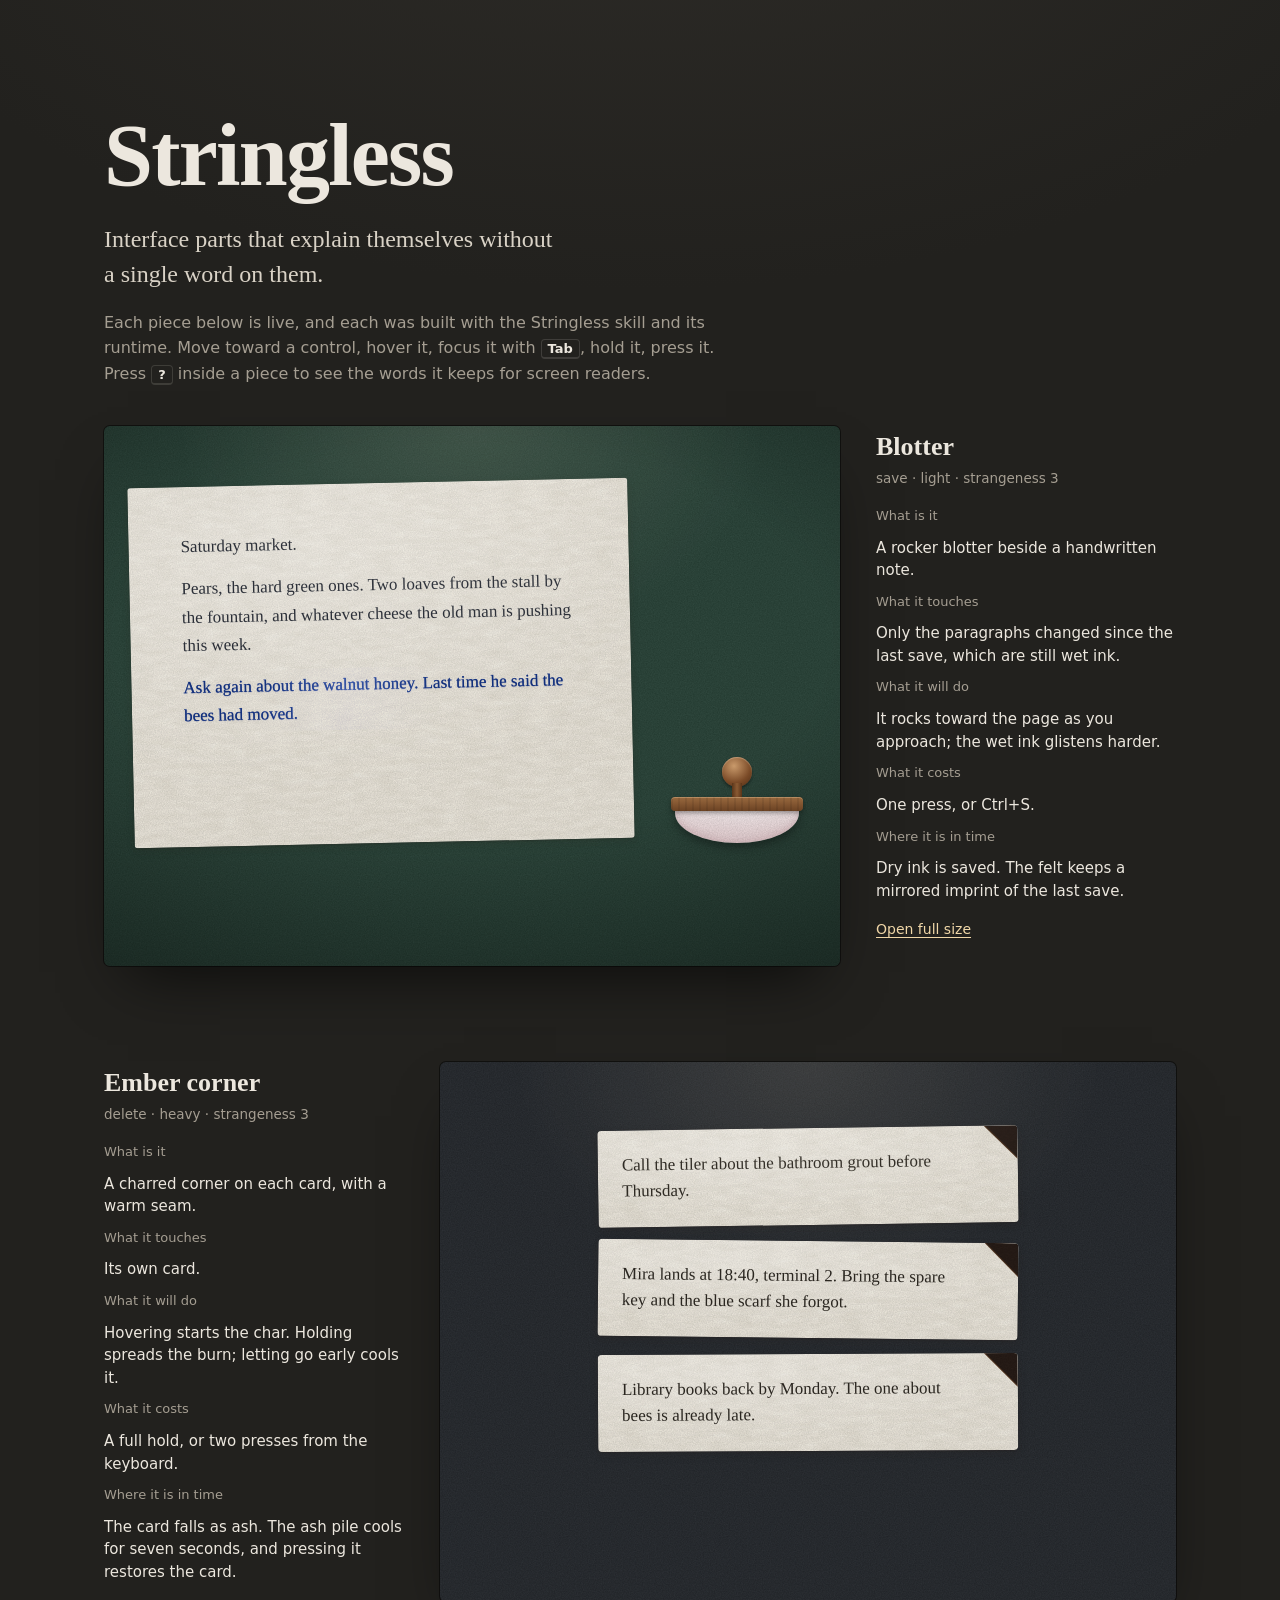
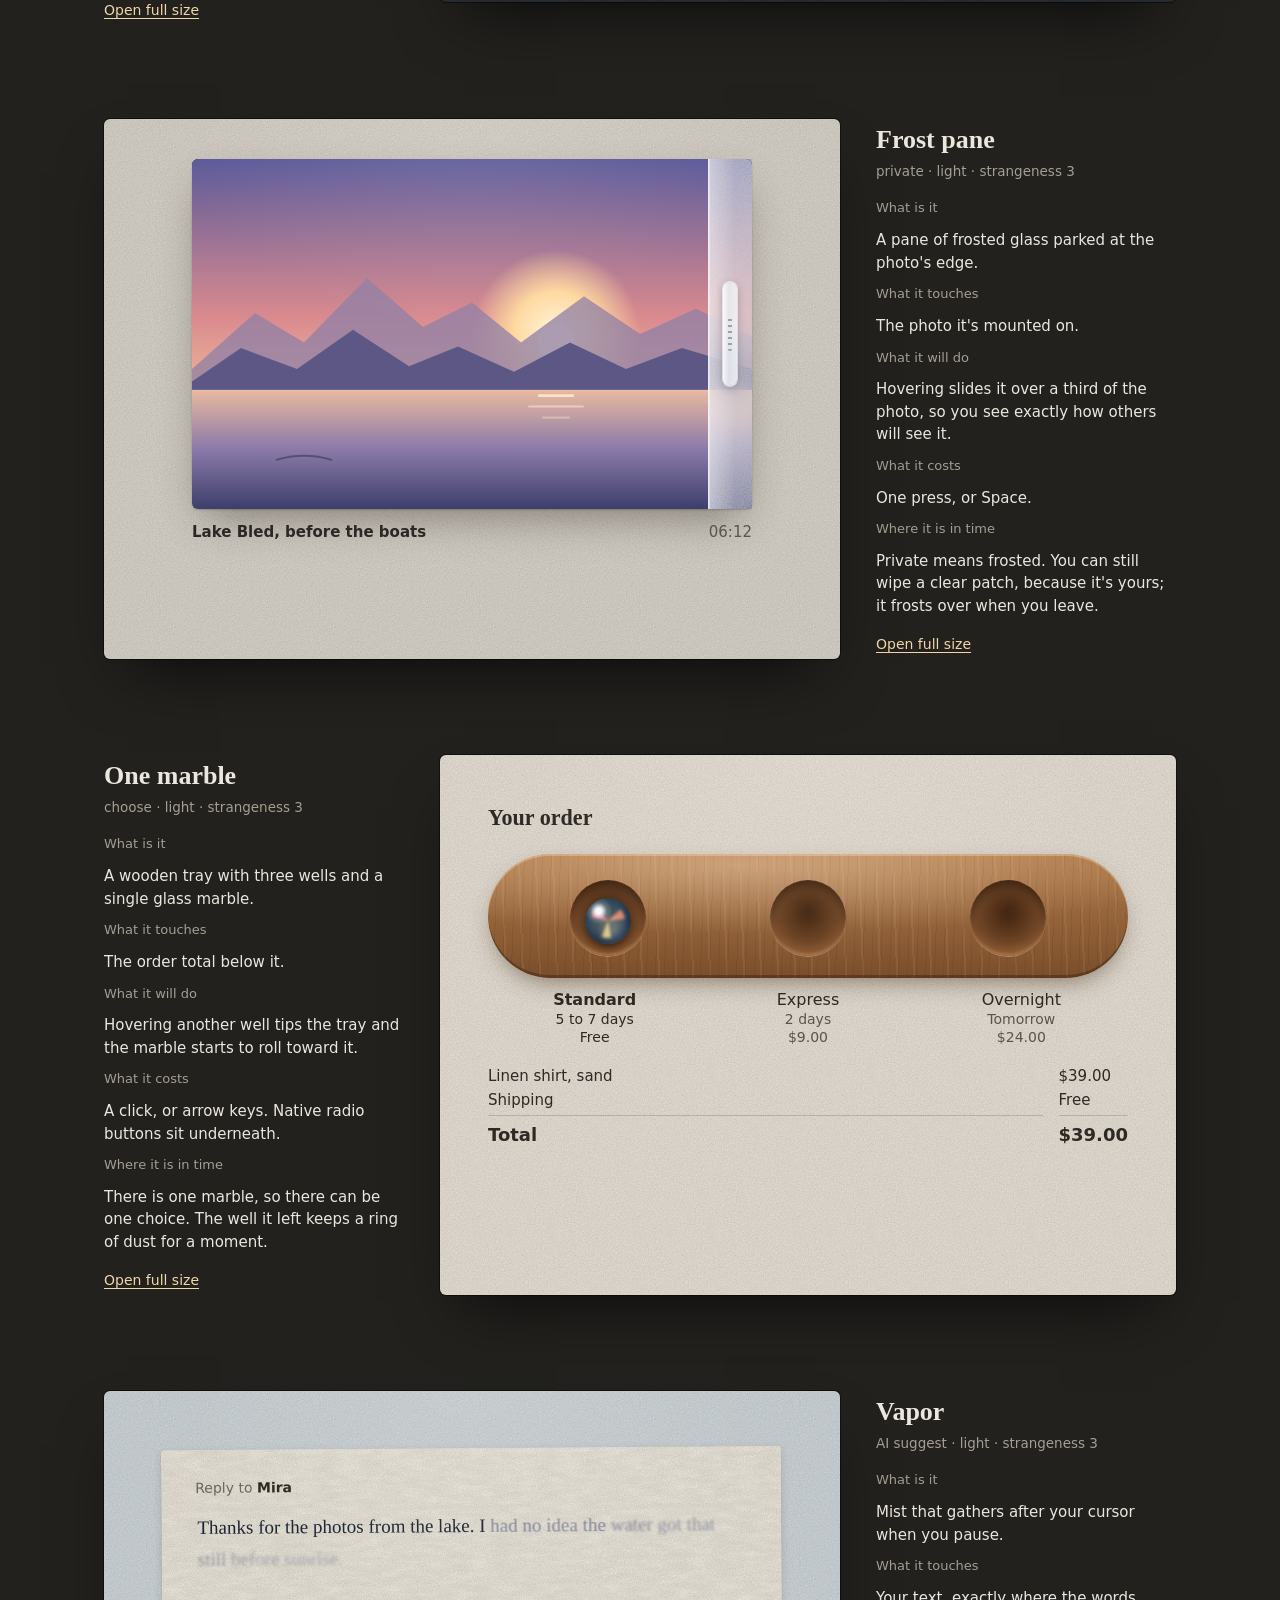
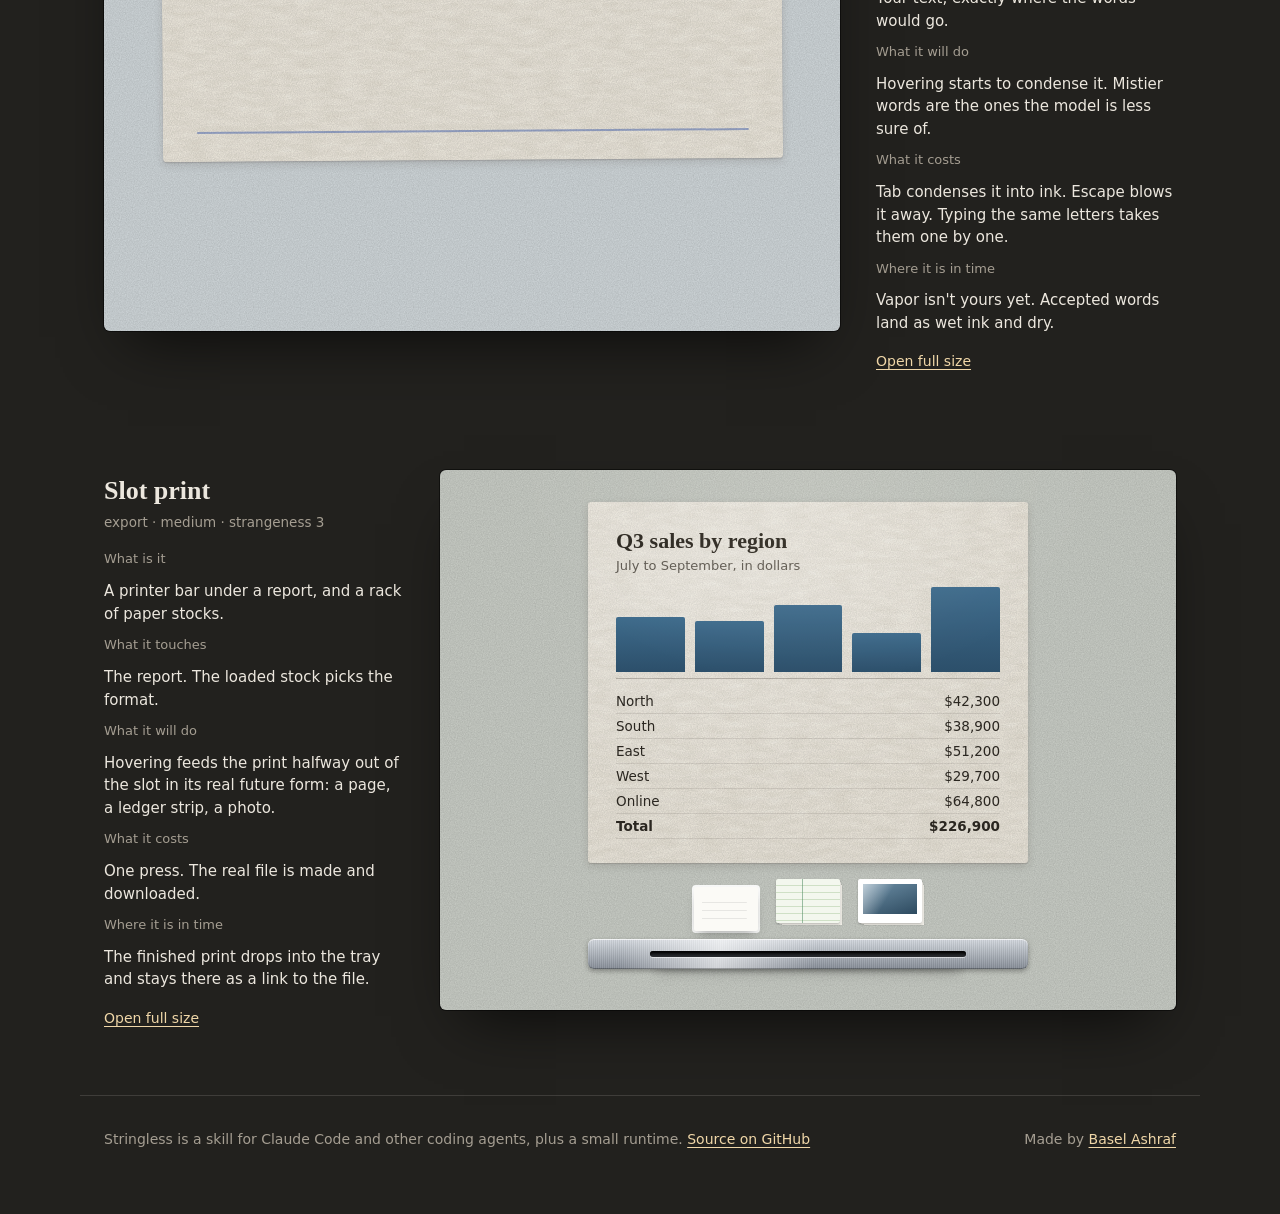
<file: gallery/index.html>
<!doctype html>
<html lang="en">
<head>
<meta charset="utf-8">
<meta name="viewport" content="width=device-width, initial-scale=1">
<title>Stringless: interface parts that explain themselves</title>
<meta name="description" content="A Claude skill and runtime for UI components that show what they do through material, motion, form, space and time instead of text labels.">
<style>
  :root {
    color-scheme: dark;
    --wall: #22211e;
    --wall-hi: #2e2c28;
    --ink: #ece7de;
    --muted: #a59e92;
    --rule: rgb(236 231 222 / .14);
    --lamp: rgb(255 236 200 / .1);
    --serif: "Iowan Old Style", "Palatino Linotype", Palatino, "Book Antiqua", Georgia, serif;
    --sans: "Avenir Next", "Segoe UI", system-ui, sans-serif;
  }
  * { box-sizing: border-box; }
  html { background: var(--wall); }
  body {
    margin: 0;
    color: var(--ink);
    font: 16px/1.6 var(--sans);
    background:
      radial-gradient(1200px 700px at 50% -200px, var(--wall-hi), transparent 70%),
      var(--wall);
  }
  ::selection { background: #e9c98f; color: #1d1b18; }
  a { color: #f0d7a8; text-underline-offset: 3px; }
  a:focus-visible, iframe:focus-visible { outline: 2px solid #f0d7a8; outline-offset: 4px; }

  header { max-width: 1120px; margin: 0 auto; padding: clamp(48px, 9vw, 112px) 24px 32px; }
  h1 { margin: 0; font: 600 clamp(44px, 8vw, 88px)/1 var(--serif); letter-spacing: -.02em; }
  .lede { max-width: 38ch; margin: 22px 0 0; font: 400 clamp(19px, 2.3vw, 24px)/1.45 var(--serif); color: #d9d2c6; }
  .how { max-width: 64ch; margin: 18px 0 0; color: var(--muted); }
  kbd { padding: 1px 6px; border: 1px solid var(--rule); border-bottom-width: 2px; border-radius: 4px; font: 600 13px var(--sans); color: var(--ink); }

  main { max-width: 1120px; margin: 0 auto; padding: 8px 24px 64px; display: grid; gap: clamp(56px, 8vw, 96px); }
  .piece { display: grid; grid-template-columns: minmax(0, 1fr) 300px; gap: 36px; align-items: start; }
  .piece:nth-child(even) { grid-template-columns: 300px minmax(0, 1fr); }
  .piece:nth-child(even) .frame { order: 2; }
  .frame {
    position: relative;
    border-radius: 6px;
    overflow: hidden;
    background: #111;
    box-shadow: 0 0 0 1px rgb(0 0 0 / .5), 0 30px 60px -24px rgb(0 0 0 / .7);
  }
  .frame::before {
    /* the gallery lamp above each piece */
    content: '';
    position: absolute;
    inset: -40% 10% auto;
    height: 80%;
    background: radial-gradient(closest-side, var(--lamp), transparent);
    pointer-events: none;
    z-index: 1;
    mix-blend-mode: screen;
  }
  iframe { display: block; width: 100%; height: 540px; border: 0; background: #111; }

  .label { padding-top: 6px; }
  .label h2 { margin: 0; font: 600 26px/1.15 var(--serif); }
  .meta { margin: 6px 0 16px; font-size: 13.5px; color: var(--muted); }
  dl { margin: 0; display: grid; gap: 10px; }
  dt { font-size: 13px; color: var(--muted); }
  dd { margin: 0; font-size: 15px; line-height: 1.5; }
  .open { display: inline-block; margin-top: 16px; font-size: 14px; }

  footer { max-width: 1120px; margin: 0 auto; padding: 32px 24px 64px; border-top: 1px solid var(--rule); color: var(--muted); font-size: 14px; display: flex; flex-wrap: wrap; gap: 8px 24px; justify-content: space-between; }

  @media (max-width: 860px) {
    .piece, .piece:nth-child(even) { grid-template-columns: 1fr; gap: 18px; }
    .piece:nth-child(even) .frame { order: 0; }
    iframe { height: 560px; }
  }
</style>
</head>
<body>
<header>
  <h1>Stringless</h1>
  <p class="lede">Interface parts that explain themselves without a single word on them.</p>
  <p class="how">Each piece below is live, and each was built with the Stringless skill and its runtime. Move toward a control, hover it, focus it with <kbd>Tab</kbd>, hold it, press it. Press <kbd>?</kbd> inside a piece to see the words it keeps for screen readers.</p>
</header>

<main>
  <section class="piece" aria-labelledby="p1">
    <div class="frame"><iframe src="../skills/stringless/assets/examples/wet-ink-save.html" title="Wet-ink save, live example" loading="lazy"></iframe></div>
    <div class="label">
      <h2 id="p1">Blotter</h2>
      <p class="meta">save · light · strangeness 3</p>
      <dl>
        <dt>What is it</dt><dd>A rocker blotter beside a handwritten note.</dd>
        <dt>What it touches</dt><dd>Only the paragraphs changed since the last save, which are still wet ink.</dd>
        <dt>What it will do</dt><dd>It rocks toward the page as you approach; the wet ink glistens harder.</dd>
        <dt>What it costs</dt><dd>One press, or Ctrl+S.</dd>
        <dt>Where it is in time</dt><dd>Dry ink is saved. The felt keeps a mirrored imprint of the last save.</dd>
      </dl>
      <a class="open" href="../skills/stringless/assets/examples/wet-ink-save.html">Open full size</a>
    </div>
  </section>

  <section class="piece" aria-labelledby="p2">
    <div class="frame"><iframe src="../skills/stringless/assets/examples/ember-delete.html" title="Ember delete, live example" loading="lazy"></iframe></div>
    <div class="label">
      <h2 id="p2">Ember corner</h2>
      <p class="meta">delete · heavy · strangeness 3</p>
      <dl>
        <dt>What is it</dt><dd>A charred corner on each card, with a warm seam.</dd>
        <dt>What it touches</dt><dd>Its own card.</dd>
        <dt>What it will do</dt><dd>Hovering starts the char. Holding spreads the burn; letting go early cools it.</dd>
        <dt>What it costs</dt><dd>A full hold, or two presses from the keyboard.</dd>
        <dt>Where it is in time</dt><dd>The card falls as ash. The ash pile cools for seven seconds, and pressing it restores the card.</dd>
      </dl>
      <a class="open" href="../skills/stringless/assets/examples/ember-delete.html">Open full size</a>
    </div>
  </section>

  <section class="piece" aria-labelledby="p3">
    <div class="frame"><iframe src="../skills/stringless/assets/examples/frost-privacy.html" title="Frost-pane privacy switch, live example" loading="lazy"></iframe></div>
    <div class="label">
      <h2 id="p3">Frost pane</h2>
      <p class="meta">private · light · strangeness 3</p>
      <dl>
        <dt>What is it</dt><dd>A pane of frosted glass parked at the photo's edge.</dd>
        <dt>What it touches</dt><dd>The photo it's mounted on.</dd>
        <dt>What it will do</dt><dd>Hovering slides it over a third of the photo, so you see exactly how others will see it.</dd>
        <dt>What it costs</dt><dd>One press, or Space.</dd>
        <dt>Where it is in time</dt><dd>Private means frosted. You can still wipe a clear patch, because it's yours; it frosts over when you leave.</dd>
      </dl>
      <a class="open" href="../skills/stringless/assets/examples/frost-privacy.html">Open full size</a>
    </div>
  </section>

  <section class="piece" aria-labelledby="p4">
    <div class="frame"><iframe src="../skills/stringless/assets/examples/marble-choice.html" title="Marble single choice, live example" loading="lazy"></iframe></div>
    <div class="label">
      <h2 id="p4">One marble</h2>
      <p class="meta">choose · light · strangeness 3</p>
      <dl>
        <dt>What is it</dt><dd>A wooden tray with three wells and a single glass marble.</dd>
        <dt>What it touches</dt><dd>The order total below it.</dd>
        <dt>What it will do</dt><dd>Hovering another well tips the tray and the marble starts to roll toward it.</dd>
        <dt>What it costs</dt><dd>A click, or arrow keys. Native radio buttons sit underneath.</dd>
        <dt>Where it is in time</dt><dd>There is one marble, so there can be one choice. The well it left keeps a ring of dust for a moment.</dd>
      </dl>
      <a class="open" href="../skills/stringless/assets/examples/marble-choice.html">Open full size</a>
    </div>
  </section>

  <section class="piece" aria-labelledby="p5">
    <div class="frame"><iframe src="../skills/stringless/assets/examples/vapor-suggest.html" title="AI suggestions as vapor, live example" loading="lazy"></iframe></div>
    <div class="label">
      <h2 id="p5">Vapor</h2>
      <p class="meta">AI suggest · light · strangeness 3</p>
      <dl>
        <dt>What is it</dt><dd>Mist that gathers after your cursor when you pause.</dd>
        <dt>What it touches</dt><dd>Your text, exactly where the words would go.</dd>
        <dt>What it will do</dt><dd>Hovering starts to condense it. Mistier words are the ones the model is less sure of.</dd>
        <dt>What it costs</dt><dd>Tab condenses it into ink. Escape blows it away. Typing the same letters takes them one by one.</dd>
        <dt>Where it is in time</dt><dd>Vapor isn't yours yet. Accepted words land as wet ink and dry.</dd>
      </dl>
      <a class="open" href="../skills/stringless/assets/examples/vapor-suggest.html">Open full size</a>
    </div>
  </section>

  <section class="piece" aria-labelledby="p6">
    <div class="frame"><iframe src="../skills/stringless/assets/examples/paper-export.html" title="Slot-print export, live example" loading="lazy"></iframe></div>
    <div class="label">
      <h2 id="p6">Slot print</h2>
      <p class="meta">export · medium · strangeness 3</p>
      <dl>
        <dt>What is it</dt><dd>A printer bar under a report, and a rack of paper stocks.</dd>
        <dt>What it touches</dt><dd>The report. The loaded stock picks the format.</dd>
        <dt>What it will do</dt><dd>Hovering feeds the print halfway out of the slot in its real future form: a page, a ledger strip, a photo.</dd>
        <dt>What it costs</dt><dd>One press. The real file is made and downloaded.</dd>
        <dt>Where it is in time</dt><dd>The finished print drops into the tray and stays there as a link to the file.</dd>
      </dl>
      <a class="open" href="../skills/stringless/assets/examples/paper-export.html">Open full size</a>
    </div>
  </section>
</main>

<footer>
  <span>Stringless is a skill for Claude Code and other coding agents, plus a small runtime. <a href="https://github.com/BaselAshraf81/stringless">Source on GitHub</a></span>
  <span>Made by <a href="https://baselashraf.com">Basel Ashraf</a></span>
</footer>
</body>
</html>
</file>
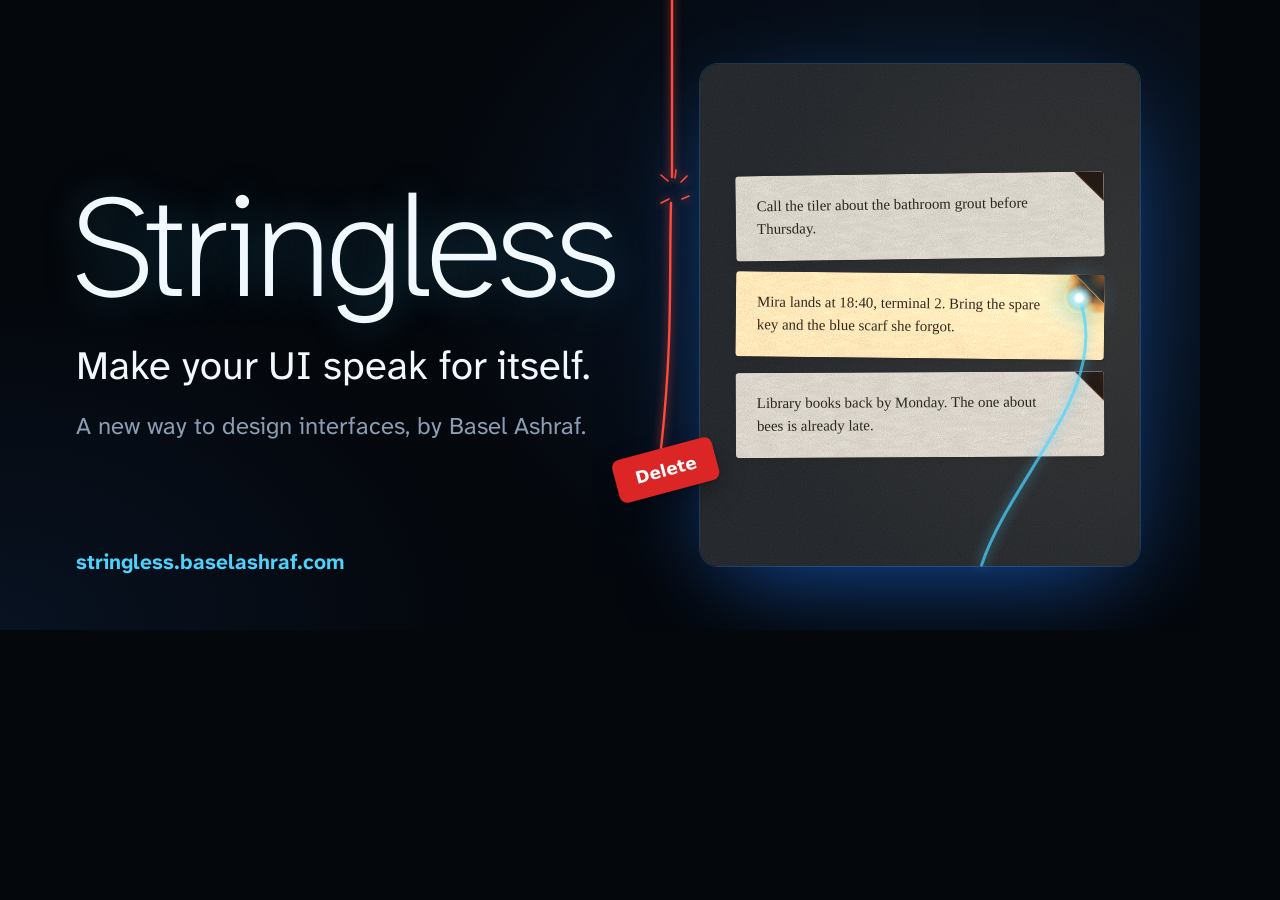
<file: site/og.html>
<!doctype html>
<html lang="en">
<head>
<meta charset="utf-8">
<title>Stringless social card</title>
<!-- The 1200x630 social card. Not deployed: tests/capture/og.mjs renders it to site/og.jpg. -->
<link rel="stylesheet" href="site.css">
<style>
  html, body { width: 1200px; height: 630px; margin: 0; overflow: hidden; }
  body { position: relative; background: radial-gradient(760px 560px at 80% 40%, #0c1c31, transparent 72%), radial-gradient(700px 500px at 0% 100%, #081221, transparent 70%), var(--sea); }
  .words { position: absolute; left: 76px; top: 0; bottom: 0; width: 600px; display: flex; flex-direction: column; justify-content: center; }
  .words h1 { font-size: 146px; margin: 0 0 30px -6px; }
  .words .lede { font-size: 40px; margin: 0 0 16px; }
  .words .by { margin: 0; font-size: 24px; color: var(--muted); }
  .words .url { position: absolute; left: 0; bottom: 54px; margin: 0; font: 700 21px var(--font); color: var(--wake); }
  .frame { position: absolute; left: 700px; top: 64px; width: 440px; height: 502px; border-radius: 18px; overflow: hidden; background: #000; box-shadow: 0 0 0 1px rgb(120 200 255 / .2), 0 30px 90px -26px rgb(31 123 255 / .6); }
  .frame iframe { position: absolute; left: 0; top: 0; border: 0; transform-origin: 0 0; }
  .over { position: absolute; inset: 0; pointer-events: none; z-index: 2; }
  .over svg { position: absolute; inset: 0; width: 100%; height: 100%; overflow: visible; }
  .thread { fill: none; stroke: var(--thread); stroke-width: 2.4; stroke-linecap: round; filter: drop-shadow(0 0 4px rgb(255 75 62 / .8)); }
  .wakeline { fill: none; stroke: rgb(76 212 255 / .7); stroke-width: 3; stroke-linecap: round; filter: drop-shadow(0 0 6px rgb(76 212 255 / .9)); }
  .over .ghost { opacity: 1; }
  .over .old { translate: -50% 0; font-size: 17px; }
</style>
</head>
<body>
<div class="words">
  <h1>Stringless</h1>
  <p class="lede">Make your UI speak for itself.</p>
  <p class="by">A new way to design interfaces, by Basel Ashraf.</p>
  <p class="url">stringless.baselashraf.com</p>
</div>
<div class="frame"><iframe id="demo" src="../skills/stringless/assets/examples/ember-delete.html" title="demo"></iframe></div>
<div class="over"><svg id="lines"></svg><span class="ghost" id="ghost"></span><span class="old danger" id="old">Delete</span></div>
<script>
  const f = document.getElementById('demo');
  const frame = f.parentElement;
  const FX = frame.offsetLeft;
  const FY = frame.offsetTop;
  f.style.width = '1000px';
  f.style.height = '900px';
  f.addEventListener('load', () => {
    const win = f.contentWindow;
    const doc = win.document;
    if (win.Stringless) { win.Stringless.config.hesitate = 1e9; win.Stringless.config.memory = false; }
    const cards = [...doc.querySelectorAll('.card')];
    const box = cards.reduce((b, c) => {
      const r = c.getBoundingClientRect();
      return { l: Math.min(b.l, r.left), t: Math.min(b.t, r.top), r: Math.max(b.r, r.right), b: Math.max(b.b, r.bottom) };
    }, { l: 1e9, t: 1e9, r: -1e9, b: -1e9 });
    // Fit the notes to the frame, centered.
    const s = (frame.clientWidth * 0.84) / (box.r - box.l);
    const tx = frame.clientWidth / 2 - ((box.l + box.r) / 2) * s;
    const ty = frame.clientHeight / 2 - ((box.t + box.b) / 2) * s;
    f.style.transform = `translate(${tx}px, ${ty}px) scale(${s})`;
    const P = (x, y) => ({ x: FX + tx + x * s, y: FY + ty + y * s });

    // A ghost hovers the notch of the middle note, so it rehearses its burn.
    const card = cards[1];
    const notch = card.querySelector('.notch');
    const nr = notch.getBoundingClientRect();
    const nx = nr.left + nr.width * 0.4;
    const ny = nr.top + nr.height * 0.55;
    const fire = (el, type) => el.dispatchEvent(new win.PointerEvent(type, { bubbles: type !== 'pointerenter', clientX: nx, clientY: ny, pointerId: 7, pointerType: 'mouse', isPrimary: true, view: win }));
    const chain = [];
    for (let n = doc.elementFromPoint(nx, ny); n; n = n.parentElement) chain.unshift(n);
    chain.forEach((n) => fire(n, 'pointerenter'));
    setInterval(() => fire(doc.elementFromPoint(nx, ny) || notch, 'pointermove'), 50);
    const g = P(nx, ny);
    document.getElementById('ghost').style.translate = `${g.x}px ${g.y}px`;
    const w0 = { x: FX + frame.clientWidth * 0.64, y: FY + frame.clientHeight - 1 };
    const lines = document.getElementById('lines');
    lines.innerHTML = `<path class="wakeline" d="M${w0.x} ${w0.y} C ${w0.x + 30} ${w0.y - 90}, ${g.x + 34} ${g.y + 90}, ${g.x} ${g.y}"/>`;

    // The old labeled button falls out of the interface on a cut string.
    const bx = FX - 34;
    const by = 448;
    const old = document.getElementById('old');
    old.style.left = bx + 'px';
    old.style.top = by + 'px';
    old.style.rotate = '-15deg';
    const cut = 190;
    const end = { x: bx - 5, y: by + 1 };
    lines.innerHTML +=
      `<path class="thread" d="M${bx + 6} -6 L ${bx + 6} ${cut - 13}"/>` +
      `<path class="thread" d="M${bx + 5} ${cut + 13} C ${bx + 3} ${cut + 90}, ${end.x + 12} ${end.y - 110}, ${end.x} ${end.y}"/>` +
      [[-4, -9, -11, -15], [9, -8, 15, -14], [-3, 9, -11, 13], [10, 9, 17, 6], [3, -12, 4, -20]]
        .map(([a, b, c, d]) => `<path class="thread" style="stroke-width:1.6" d="M${bx + 6 + a} ${cut + b} L ${bx + 6 + c} ${cut + d}"/>`).join('');
    document.documentElement.dataset.ready = '1';
  });
</script>
</body>
</html>
</file>
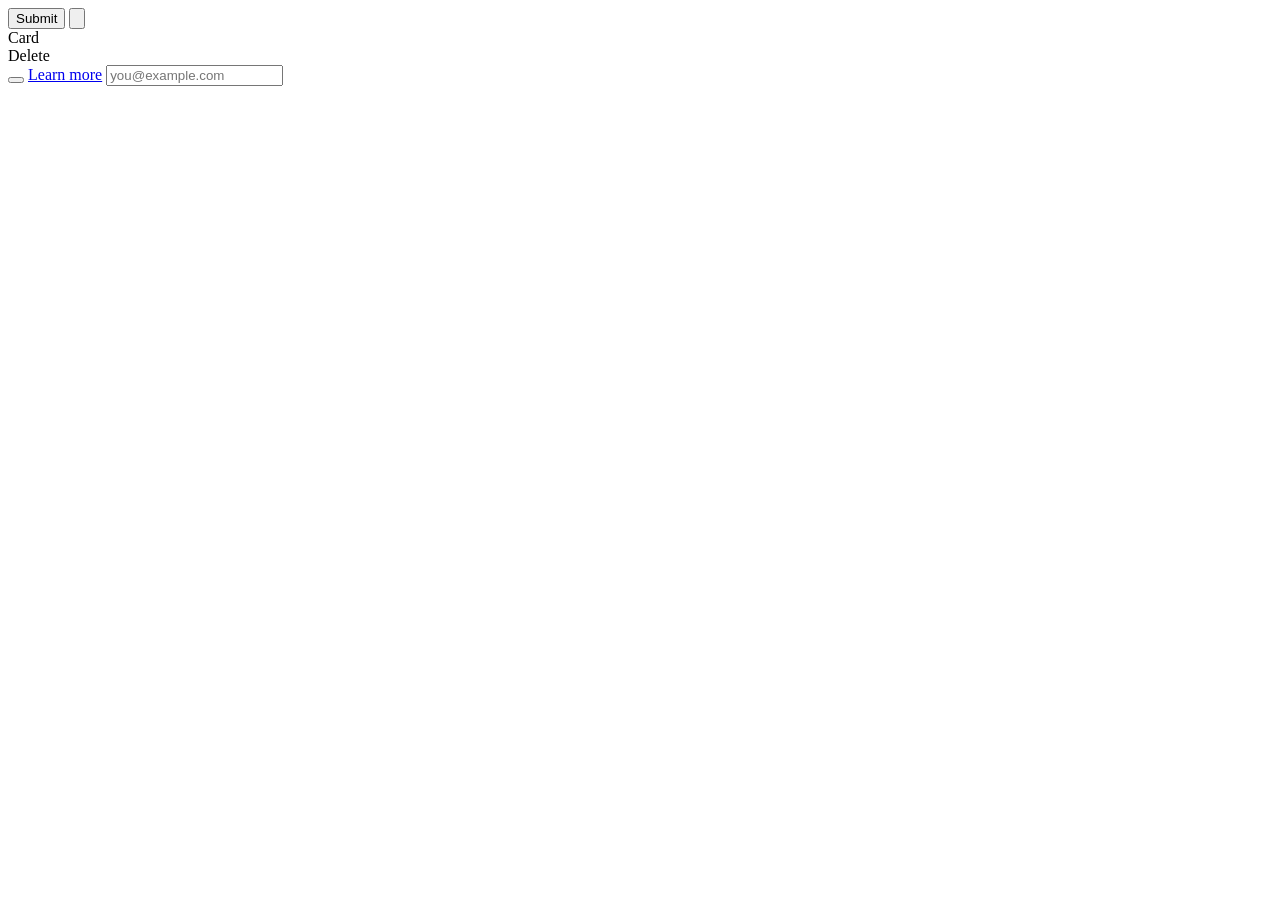
<file: tests/fixtures/bad.html>
<!doctype html>
<html>
<head>
<style>
  .btn:hover { background: red; }
  .btn:focus { outline: none; }
  .spin { animation: spin 1s linear infinite; }
  @keyframes spin { to { rotate: 360deg; } }
</style>
</head>
<body>
  <button class="btn">Submit</button>
  <button class="icon"><svg viewBox="0 0 10 10"><path d="M0 0h10"/></svg></button>
  <div class="card" onclick="open()">Card</div>
  <div data-sl-verb="delete" data-sl-target="closest(.card)">Delete</div>
  <button data-sl-verb="burn" aria-label="Burn note" data-sl-weight="heavy"></button>
  <a href="/more">Learn more</a>
  <input type="email" placeholder="you@example.com">
  <script>
    document.addEventListener('sl:rehearse', () => { fetch('/api/track'); });
  </script>
</body>
</html>
</file>
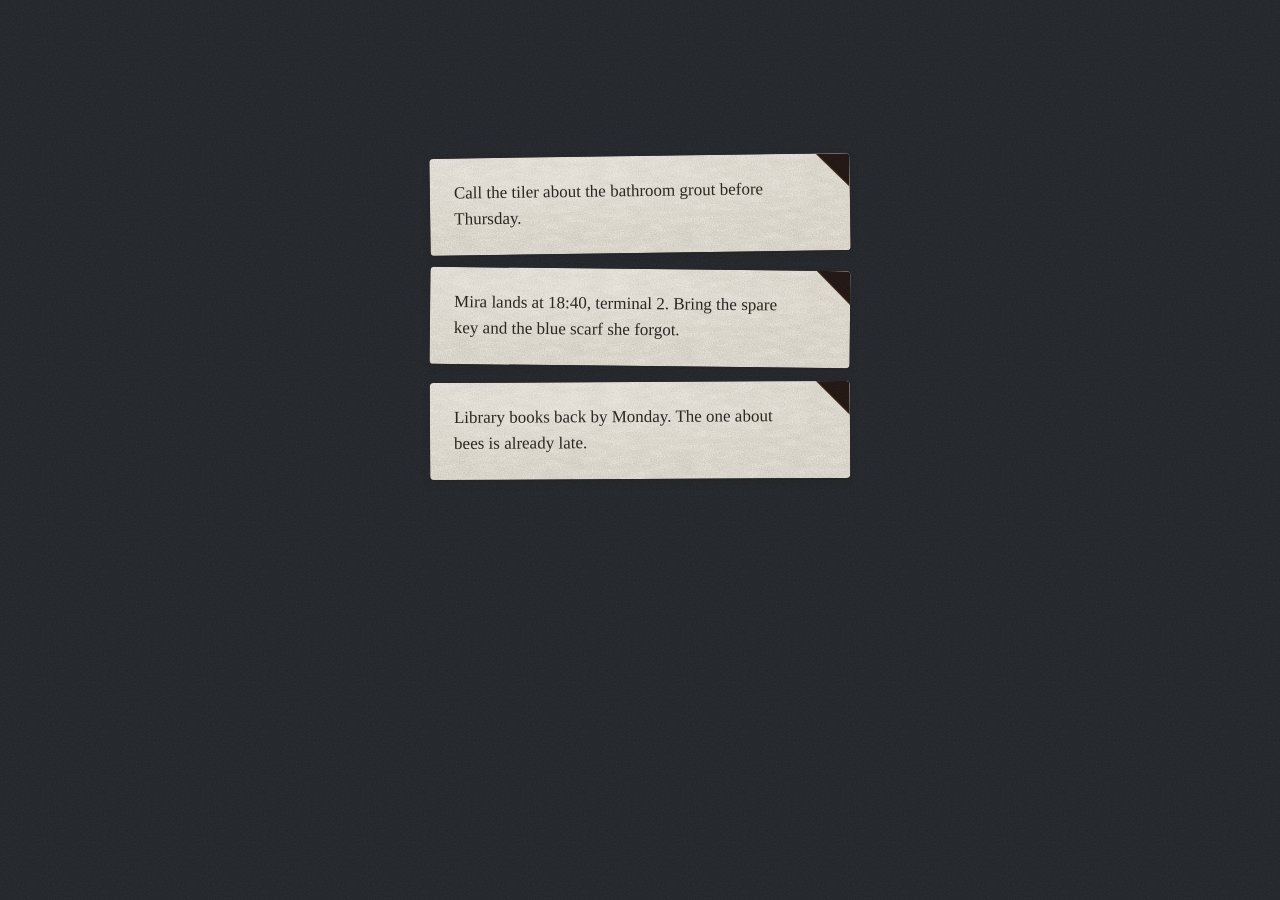
<file: skills/stringless/assets/examples/ember-delete.html>
<!doctype html>
<!--
  Stringless example: ember delete with ash undo. Strangeness 3.
  What is it?            A charred corner on each note card, with a faint warm seam.
  What does it touch?    Its own card. The seam brightens as the pointer approaches.
  What will it do?       On hover or focus the card starts to char from that corner.
  What does it cost?     Heavy. Hold while the burn spreads; release early and it cools. A tap chars the
                         corner and waits: hold to keep burning, or tap again to finish it.
  Where is it in time?   The burnt card falls as ash. The ash pile stays for 7 seconds, cooling;
                         press it and the card rises back out of the ash.
  Lexicon: ember = destroys; ash = what is left, and the way back; cooling ash = time running out.
  Reduced motion: no falling shards; the card fades to ash color in place and the pile appears.
-->
<html lang="en">
<head>
<meta charset="utf-8">
<meta name="viewport" content="width=device-width, initial-scale=1">
<title>Ember delete · Stringless</title>
<link rel="stylesheet" href="../runtime/stringless.css">
<style>
  :root { color-scheme: dark; --char: #1d1410; }
  * { box-sizing: border-box; }
  html, body { height: 100%; margin: 0; }
  body {
    display: grid;
    place-items: center;
    background:
      radial-gradient(640px circle at var(--sl-px, 50%) var(--sl-py, 20%), rgb(255 214 160 / .07), transparent 62%),
      var(--sl-grain),
      #1f2226;
    background-blend-mode: normal, soft-light, normal;
    font-family: "Iowan Old Style", "Palatino Linotype", Palatino, Georgia, serif;
    overflow: hidden;
  }
  .stack { display: grid; gap: 16px; width: min(420px, 86vw); padding: 24px 0; }
  .card {
    position: relative;
    padding: 22px 56px 24px 24px;
    border-radius: 4px;
    font-size: 17px;
    line-height: 1.5;
    overflow: hidden;
  }
  .card:nth-child(1) { rotate: -.8deg; }
  .card:nth-child(2) { rotate: .6deg; }
  .card:nth-child(3) { rotate: -.3deg; }
  .card p { margin: 0; position: relative; z-index: 0; }

  /* The burn front: a radial edge from the notch corner, roughened by an SVG displacement. */
  .burn {
    --b: calc(var(--sl-rehearse) * var(--sl-intensity) * .1 + var(--sl-hold) * 1.15);
    position: absolute; inset: -12px;
    pointer-events: none;
    z-index: 1;
    background: radial-gradient(circle at calc(100% - 12px) 12px,
      var(--char) calc(var(--b) * 100% - 7%),
      #5a210b calc(var(--b) * 100% - 4%),
      rgb(255 140 50 / .95) calc(var(--b) * 100% - 1.5%),
      rgb(255 190 110 / .35) calc(var(--b) * 100%),
      transparent calc(var(--b) * 100% + 5%));
    filter: url(#burn-edge);
    opacity: min(1, calc(var(--b) * 14));
  }

  .notch {
    all: unset;
    position: absolute; top: 0; right: 0;
    width: 48px; height: 48px;
    z-index: 2;
    cursor: pointer;
    background: none;
    box-shadow: none;
  }
  .notch:focus-visible { outline: 2px solid #ffb36b; outline-offset: -4px; border-radius: 6px; }
  .char {
    position: absolute; top: 0; right: 0;
    width: 34px; height: 34px;
    clip-path: polygon(0 0, 100% 0, 100% 100%);
    background:
      linear-gradient(225deg, transparent 47%, rgb(255 140 50 / calc(.25 + var(--sl-near) * .75)) 49.5%, transparent 53%),
      radial-gradient(80% 80% at 100% 0%, rgb(255 110 30 / calc(var(--sl-near) * .5)), transparent 70%),
      var(--sl-grain),
      var(--char);
    background-blend-mode: screen, screen, soft-light, normal;
    filter: drop-shadow(0 0 calc(var(--sl-near) * 6px) rgb(255 120 40 / calc(var(--sl-near) * .8)));
    transition: filter .2s;
  }

  /* The ash pile: the remnant, and the undo. Its embers cool as the window closes. */
  .ash {
    width: 100%;
    height: 56px;
    border-radius: 6px;
    background: none !important;
    box-shadow: none !important;
    display: grid;
    place-items: center;
  }
  .ash .heap {
    width: 62%;
    height: 22px;
    clip-path: polygon(0 100%, 6% 70%, 14% 62%, 22% 40%, 31% 46%, 40% 22%, 49% 30%, 57% 12%, 66% 34%, 74% 28%, 83% 52%, 92% 64%, 100% 100%);
    background:
      radial-gradient(3px 3px at 30% 70%, rgb(255 130 50 / var(--sl-life)), transparent),
      radial-gradient(2px 2px at 55% 40%, rgb(255 170 80 / var(--sl-life)), transparent),
      radial-gradient(3px 2px at 72% 65%, rgb(255 120 40 / var(--sl-life)), transparent),
      radial-gradient(60% 90% at 50% 100%, rgb(255 100 30 / calc(var(--sl-life) * .35)), transparent 80%),
      var(--sl-speckle),
      linear-gradient(#5d5752, #35312e);
    background-blend-mode: screen, screen, screen, screen, soft-light, normal;
    scale: calc(1 + var(--sl-near) * .04 * var(--sl-motion));
    transition: scale .3s;
  }
  .ash[data-sl-state="rehearse"] .heap { filter: brightness(1.25); }
</style>
</head>
<body data-sl-pointer>
<svg width="0" height="0" style="position:absolute" aria-hidden="true" focusable="false">
  <filter id="burn-edge" x="-5%" y="-5%" width="110%" height="110%">
    <feTurbulence type="fractalNoise" baseFrequency="0.035" numOctaves="3" seed="2"/>
    <feDisplacementMap in="SourceGraphic" scale="26" xChannelSelector="R" yChannelSelector="G"/>
  </filter>
</svg>

<main class="stack" aria-label="Notes">
  <article class="card" data-sl-material="paper">
    <p>Call the tiler about the bathroom grout before Thursday.</p>
    <span class="burn" aria-hidden="true"></span>
    <button class="notch" type="button" data-sl-verb="delete" data-sl-weight="heavy" data-sl-target="closest(.card)" data-sl-radius="90" aria-label="Burn note"><span class="char" aria-hidden="true"></span></button>
  </article>
  <article class="card" data-sl-material="paper">
    <p>Mira lands at 18:40, terminal 2. Bring the spare key and the blue scarf she forgot.</p>
    <span class="burn" aria-hidden="true"></span>
    <button class="notch" type="button" data-sl-verb="delete" data-sl-weight="heavy" data-sl-target="closest(.card)" data-sl-radius="90" aria-label="Burn note"><span class="char" aria-hidden="true"></span></button>
  </article>
  <article class="card" data-sl-material="paper">
    <p>Library books back by Monday. The one about bees is already late.</p>
    <span class="burn" aria-hidden="true"></span>
    <button class="notch" type="button" data-sl-verb="delete" data-sl-weight="heavy" data-sl-target="closest(.card)" data-sl-radius="90" aria-label="Burn note"><span class="char" aria-hidden="true"></span></button>
  </article>
</main>

<script src="../runtime/stringless.js"></script>
<script>
  // The notes around a change slide to their new place instead of jumping (FLIP): measure them, make the
  // change, then animate translate from where they were. Animating height would re-lay out the page every frame.
  function slideNeighbors(stack, change, duration) {
    const before = new Map([...stack.children].filter((c) => !c.hidden).map((c) => [c, c.getBoundingClientRect().top]));
    change();
    const moves = [];
    for (const [c, top] of before) {
      if (!c.isConnected || c.hidden || getComputedStyle(c).display === 'none') continue;
      const dy = top - c.getBoundingClientRect().top;
      if (Math.abs(dy) > 0.5) moves.push(c.animate([{ translate: `0 ${dy}px` }, { translate: '0 0' }], { duration: Stringless.reducedMotion ? 1 : duration, easing: 'cubic-bezier(.4,0,.2,1)' }));
    }
    return Promise.all(moves.map((a) => a.finished.catch(() => null)));
  }

  document.addEventListener('sl:commit', async (e) => {
    const notch = e.target.closest('.notch');
    if (!notch) return;
    const card = notch.closest('.card');
    const stack = card.parentElement;
    const n = notch.getBoundingClientRect();
    const shards = await Stringless.verbs.shatter(card, { tint: 'ash', origin: { x: n.right, y: n.top } });

    // The ash takes the card's place, and the notes below slide up to meet it.
    let ash;
    slideNeighbors(stack, () => {
      card.hidden = true;
      ash = Stringless.remnant({
        anchor: card,
        material: 'ash',
        className: 'ash',
        label: 'Restore note',
        restoredText: 'Note restored.',
        announceText: 'Note burned. Press the ash within 7 seconds to restore it.',
        duration: 7000,
        html: '<span class="heap" aria-hidden="true"></span>',
        async onRestore() {
          // The notes slide down to make room, then the shards fly back into the card.
          await slideNeighbors(stack, () => { ash.element.style.display = 'none'; card.hidden = false; }, 260);
          await shards.restore();
          card.querySelector('.notch').focus({ preventScroll: true });
        },
        onExpire() {
          shards.finish();
          slideNeighbors(stack, () => { ash.element.style.display = 'none'; card.remove(); }, 320);
        }
      });
    }, 320);
    ash.element.animate([{ opacity: 0 }, { opacity: 1 }], { duration: Stringless.reducedMotion ? 1 : 240 });
  });
</script>
</body>
</html>
</file>
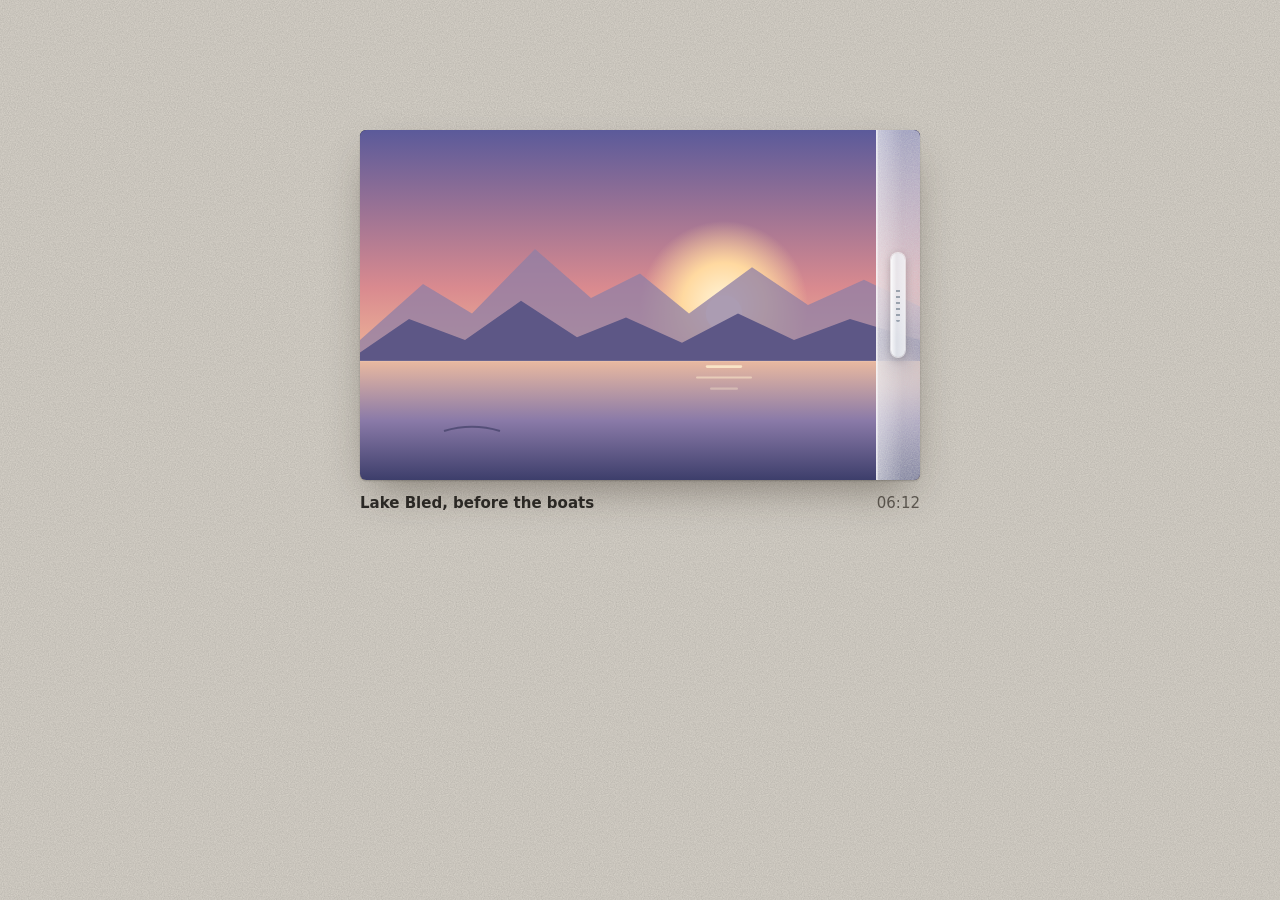
<file: skills/stringless/assets/examples/frost-privacy.html>
<!doctype html>
<!--
  Stringless example: frost-pane privacy switch. Strangeness 3.
  What is it?            A pane of frosted glass parked at the photo's right edge, with a lip to pull.
  What does it touch?    The photo it is mounted on.
  What will it do?       On approach the pane slides in a little; on hover or focus it covers a third
                         of the photo, so you see exactly how others will see that part: frosted.
  What does it cost?     Light. One press, or Space.
  Where is it in time?   Private = the pane covers the photo. You can still wipe a clear patch with
                         your pointer, because you are the owner; it frosts over when you leave.
  Lexicon: frosted glass = private (visible to me, blurred to others); clear = public.
  Reduced motion: the pane appears or leaves in place, with no slide.
-->
<html lang="en">
<head>
<meta charset="utf-8">
<meta name="viewport" content="width=device-width, initial-scale=1">
<title>Frost-pane privacy · Stringless</title>
<link rel="stylesheet" href="../runtime/stringless.css">
<style>
  @property --wr { syntax: '<length>'; inherits: true; initial-value: 0px; }
  :root { color-scheme: light; }
  * { box-sizing: border-box; }
  html, body { height: 100%; margin: 0; }
  body {
    display: grid;
    place-items: center;
    background:
      radial-gradient(900px circle at var(--sl-px, 50%) var(--sl-py, 20%), rgb(255 255 255 / .45), transparent 60%),
      var(--sl-grain),
      #d9d4cb;
    background-blend-mode: normal, multiply, normal;
    font-family: "Avenir Next", "Segoe UI", system-ui, sans-serif;
    color: #2c2a27;
  }
  figure { margin: 0; display: grid; gap: 14px; width: min(560px, 90vw); }
  .photo {
    --cover-base: 0;
    position: relative;
    aspect-ratio: 16 / 10;
    border-radius: 6px;
    overflow: hidden;
    box-shadow: 0 1px 2px rgb(0 0 0 / .2), 0 18px 40px -12px rgb(40 30 20 / .45);
    background: #222;
  }
  .photo[data-private] { --cover-base: 1; }
  .photo svg.scene { position: absolute; inset: 0; width: 100%; height: 100%; display: block; }
  /* The runtime's default "private" preview blurs the target; this pane does the job instead. */
  .photo[data-sl-preview] { filter: none; }

  .pane {
    --cover: calc(var(--cover-base) + (1 - 2 * var(--cover-base)) * var(--sl-rehearse) * var(--sl-intensity) * .34);
    position: absolute;
    inset: 0;
    translate: calc((1 - var(--cover)) * (100% - 44px)) 0;
    -webkit-backdrop-filter: blur(16px) saturate(.7) brightness(1.12);
    backdrop-filter: blur(16px) saturate(.7) brightness(1.12);
    background:
      radial-gradient(60% 80% at calc(var(--sl-lx, 30) * 1%) calc(var(--sl-ly, 20) * 1%), rgb(255 255 255 / .3), transparent 62%),
      linear-gradient(90deg, rgb(255 255 255 / .42), transparent 26px),
      var(--sl-grain),
      linear-gradient(100deg, rgb(236 242 248 / .34), rgb(236 242 248 / .2));
    background-blend-mode: normal, normal, soft-light, normal;
    border-left: 1px solid rgb(255 255 255 / .8);
    box-shadow: inset 1px 0 0 rgb(255 255 255 / .4), -12px 0 26px -12px rgb(0 0 0 / .35);
    -webkit-mask-image: radial-gradient(circle var(--wr) at var(--wx, -999px) var(--wy, -999px), transparent 55%, #000 100%);
    mask-image: radial-gradient(circle var(--wr) at var(--wx, -999px) var(--wy, -999px), transparent 55%, #000 100%);
    transition: translate .6s var(--sl-ease-ice), --wr .5s ease-out;
  }
  .photo:not([data-private]) .pane { --wr: 0px; }

  /* The lip: the only control. Its hit area is 44px wide even though the glass edge is thin. */
  .grip {
    all: unset;
    position: absolute;
    right: 0;
    z-index: 1;
    top: 50%;
    width: 44px;
    height: 132px;
    translate: 0 -50%;
    cursor: grab;
    touch-action: none;
    -webkit-tap-highlight-color: transparent;
  }
  .grip::before {
    content: '';
    position: absolute;
    left: 15px; top: 14px; bottom: 14px; width: 14px;
    border-radius: 8px;
    background:
      linear-gradient(90deg, rgb(255 255 255 / .85), rgb(255 255 255 / .35) 40%, rgb(255 255 255 / .6)),
      rgb(220 232 240 / .5);
    box-shadow:
      0 0 0 1px rgb(255 255 255 / .6),
      0 2px 8px rgb(0 0 0 / .25),
      0 0 calc(var(--sl-near) * 14px) rgb(255 255 255 / calc(var(--sl-near) * .9));
    -webkit-backdrop-filter: blur(6px);
    backdrop-filter: blur(6px);
  }
  .grip::after {
    content: '';
    position: absolute;
    left: 20px; top: 50%; width: 4px; height: 34px;
    translate: 0 -50%;
    border-radius: 2px;
    background: repeating-linear-gradient(0deg, rgb(60 80 100 / .45) 0 2px, transparent 2px 6px);
  }
  .grip:focus-visible { outline: none; }
  .grip:focus-visible::before { box-shadow: 0 0 0 2px #fff, 0 0 0 4px #2f6fd6, 0 2px 8px rgb(0 0 0 / .25); }
  .photo[data-private] .grip { cursor: grab; }

  figcaption { display: flex; justify-content: space-between; align-items: baseline; gap: 12px; font-size: 15px; }
  figcaption b { font-weight: 600; }
  figcaption span { color: #5e5952; font-variant-numeric: tabular-nums; }

  @media (prefers-reduced-motion: reduce) {
    .pane { transition: --wr .2s; }
  }
</style>
</head>
<body data-sl-pointer>
<figure>
  <div class="photo">
    <svg class="scene" viewBox="0 0 800 500" preserveAspectRatio="xMidYMid slice" role="img" aria-label="Photo: a lake at dawn below mountains">
      <defs>
        <linearGradient id="sky" x1="0" y1="0" x2="0" y2="1">
          <stop offset="0" stop-color="#5b5a9a"/><stop offset=".45" stop-color="#d98a8f"/><stop offset=".72" stop-color="#f4c29a"/><stop offset="1" stop-color="#f7dcb8"/>
        </linearGradient>
        <linearGradient id="lake" x1="0" y1="0" x2="0" y2="1">
          <stop offset="0" stop-color="#e9b9a0"/><stop offset=".5" stop-color="#8a7aa8"/><stop offset="1" stop-color="#3d3e6b"/>
        </linearGradient>
        <radialGradient id="sun" cx=".5" cy=".5" r=".5"><stop offset="0" stop-color="#fff6dc"/><stop offset=".5" stop-color="#ffd9a0"/><stop offset="1" stop-color="#ffd9a0" stop-opacity="0"/></radialGradient>
      </defs>
      <rect width="800" height="500" fill="url(#sky)"/>
      <circle cx="520" cy="250" r="120" fill="url(#sun)"/>
      <circle cx="520" cy="262" r="26" fill="#fff3d6"/>
      <path d="M0 300 L90 220 L160 262 L250 170 L330 240 L400 205 L470 262 L560 196 L640 250 L720 214 L800 252 V320 H0Z" fill="#8f7fa6" opacity=".75"/>
      <path d="M0 318 L70 270 L150 300 L230 244 L310 296 L380 268 L460 304 L540 262 L620 300 L700 270 L800 300 V340 H0Z" fill="#5d5786"/>
      <rect y="330" width="800" height="170" fill="url(#lake)"/>
      <rect x="494" y="336" width="52" height="4" rx="2" fill="#fff1d0" opacity=".8"/>
      <rect x="480" y="352" width="80" height="3" rx="1.5" fill="#fff1d0" opacity=".5"/>
      <rect x="500" y="368" width="40" height="3" rx="1.5" fill="#fff1d0" opacity=".35"/>
      <path d="M120 430 q40 -12 80 0" stroke="#2b2c52" stroke-width="3" fill="none" opacity=".5"/>
      <path d="M0 330 H800" stroke="#fff" stroke-opacity=".25"/>
    </svg>
    <div class="pane" data-sl-material="glass"></div>
    <!-- The grip sits on the frame, not on the pane, so the glass can move without the control fleeing the pointer. -->
    <button class="grip" type="button" role="switch" aria-checked="false" aria-label="Private"
      data-sl-verb="private" data-sl-target=".photo" data-sl-radius="110"></button>
  </div>
  <figcaption><b>Lake Bled, before the boats</b><span>06:12</span></figcaption>
</figure>

<script src="../runtime/stringless.js"></script>
<script>
  const photo = document.querySelector('.photo');
  const pane = photo.querySelector('.pane');
  const grip = photo.querySelector('.grip');

  grip.addEventListener('click', () => {
    const priv = !photo.hasAttribute('data-private');
    photo.toggleAttribute('data-private', priv);
    grip.setAttribute('aria-checked', String(priv));
    // The next rehearsal previews the opposite move.
    grip.setAttribute('data-sl-verb', priv ? 'public' : 'private');
    Stringless.announce(priv ? 'Photo is private. Only you can see it.' : 'Photo is public.');
  });

  // The owner can wipe the frost: a clear patch follows the pointer and frosts over on leave.
  photo.addEventListener('pointermove', (e) => {
    if (!photo.hasAttribute('data-private') || grip.contains(e.target)) { pane.style.setProperty('--wr', '0px'); return; }
    const r = pane.getBoundingClientRect();
    pane.style.setProperty('--wx', (e.clientX - r.left) + 'px');
    pane.style.setProperty('--wy', (e.clientY - r.top) + 'px');
    pane.style.setProperty('--wr', '78px');
  });
  photo.addEventListener('pointerleave', () => pane.style.setProperty('--wr', '0px'));
</script>
</body>
</html>
</file>
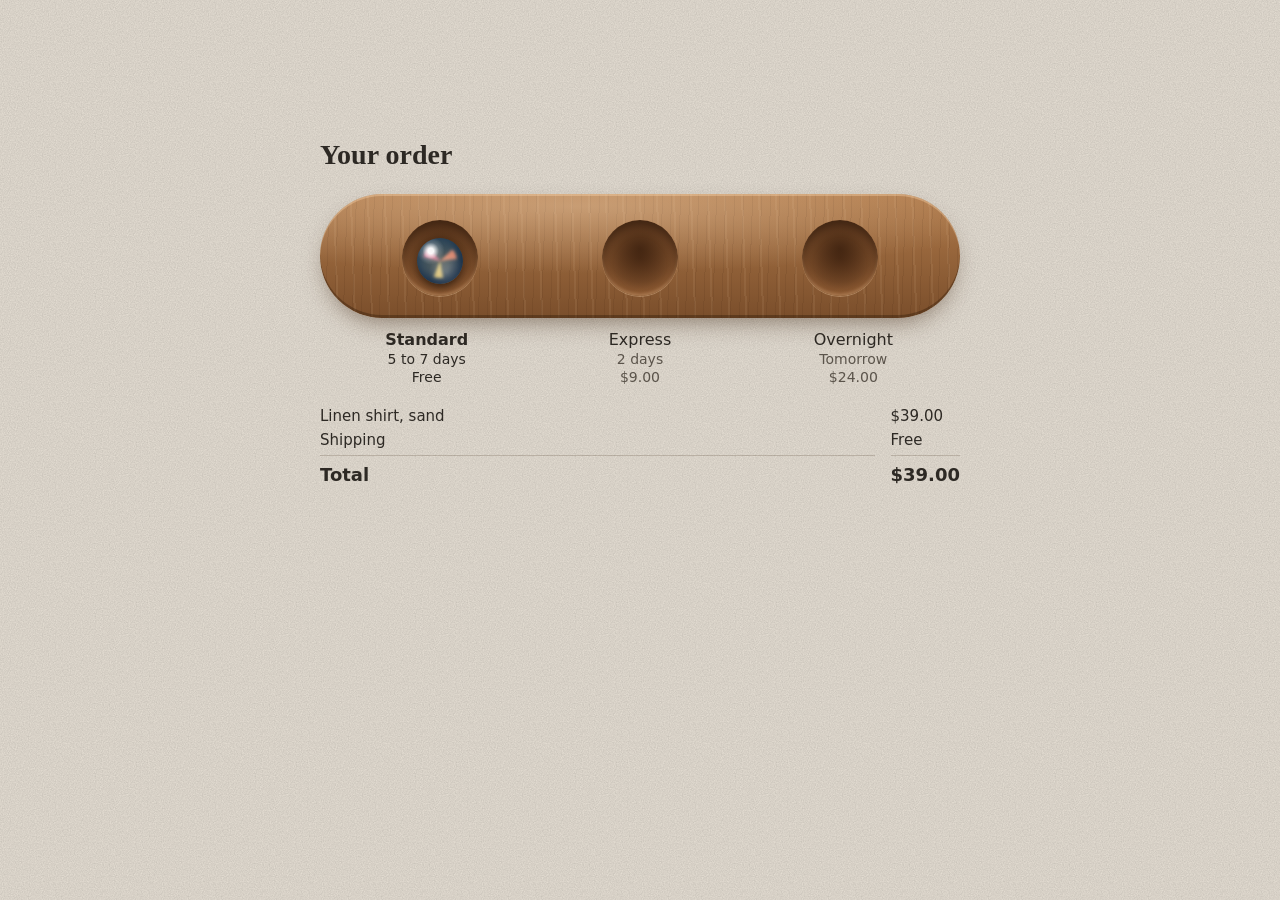
<file: skills/stringless/assets/examples/marble-choice.html>
<!doctype html>
<!--
  Stringless example: one marble, three wells. Single choice. Strangeness 3.
  What is it?            A wooden tray with three carved wells and one glass marble.
                         There is only one marble, so only one option can be chosen.
  What does it touch?    The order: the chosen well sets the shipping line and the total.
  What will it do?       Hovering or focusing another well tips the tray toward it and the marble
                         starts to roll that way, then settles back if you leave.
  What does it cost?     Light. Click, tap, or arrow keys (native radio buttons underneath).
  Where is it in time?   The marble rests where the choice is. The well it left keeps a faint
                         dust ring for a moment.
  Lexicon: marble = the current choice; wells = options; one marble = one choice.
  Reduced motion: the marble appears in the new well with a short glint, no rolling.
  Option names, times and prices stay as text: they are content.
-->
<html lang="en">
<head>
<meta charset="utf-8">
<meta name="viewport" content="width=device-width, initial-scale=1">
<title>Marble choice · Stringless</title>
<link rel="stylesheet" href="../runtime/stringless.css">
<style>
  :root { color-scheme: light; --wood: #b07a4a; --wood-dk: #7a4e2b; }
  * { box-sizing: border-box; }
  html, body { height: 100%; margin: 0; }
  body {
    display: grid;
    place-items: center;
    background:
      radial-gradient(900px circle at var(--sl-px, 50%) var(--sl-py, 10%), rgb(255 250 240 / .5), transparent 60%),
      var(--sl-grain),
      #e8e1d6;
    background-blend-mode: normal, multiply, normal;
    font-family: "Avenir Next", "Segoe UI", system-ui, sans-serif;
    color: #2d2924;
  }
  .order { width: min(640px, 92vw); display: grid; gap: 22px; }
  .order h1 { margin: 0; font: 600 clamp(22px, 3vw, 28px)/1.2 "Iowan Old Style", Palatino, Georgia, serif; }

  fieldset { border: 0; margin: 0; padding: 0; min-width: 0; }
  legend { position: absolute; width: 1px; height: 1px; overflow: hidden; clip-path: inset(50%); white-space: nowrap; }

  .tray {
    --tilt: 0;
    position: relative;
    display: grid;
    grid-template-columns: repeat(3, 1fr);
    padding: 26px 20px 22px;
    border-radius: 999px;
    background:
      radial-gradient(120% 90% at calc(var(--sl-lx, 40) * 1%) calc(var(--sl-ly, 10) * 1%), rgb(255 230 200 / .35), transparent 60%),
      repeating-linear-gradient(92deg, rgb(60 30 10 / .1) 0 1px, transparent 1px 9px),
      repeating-linear-gradient(88deg, rgb(255 220 180 / .08) 0 2px, transparent 2px 17px),
      linear-gradient(180deg, var(--wood), var(--wood-dk));
    box-shadow:
      inset 0 2px 0 rgb(255 220 180 / .35),
      inset 0 -3px 0 rgb(40 20 5 / .35),
      0 calc(10px - var(--tilt) * 0px) 24px -8px rgb(60 35 15 / .55);
    rotate: calc(var(--tilt) * 1.4deg * var(--sl-intensity) * var(--sl-motion));
    transition: rotate .5s var(--sl-ease-wax);
  }
  .well-wrap { position: relative; display: grid; justify-items: center; }
  .well {
    position: relative;
    display: grid;
    place-items: center;
    width: 76px;
    height: 76px;
    border-radius: 50%;
    cursor: pointer;
    background:
      radial-gradient(circle at 50% 38%, rgb(30 12 2 / .55), rgb(30 12 2 / .2) 55%, transparent 72%),
      radial-gradient(circle at 50% 50%, #6b4122, #8e5b33 70%);
    box-shadow:
      inset 0 6px 10px rgb(20 8 0 / .55),
      inset 0 -2px 3px rgb(255 210 160 / .3),
      0 1px 0 rgb(255 220 180 / .35);
    -webkit-tap-highlight-color: transparent;
  }
  .well::after {
    /* the light on the rim brightens as the pointer nears */
    content: '';
    position: absolute; inset: -3px;
    border-radius: 50%;
    box-shadow: 0 0 0 2px rgb(255 226 180 / calc(var(--sl-near) * .5));
    pointer-events: none;
  }
  .well input { position: absolute; inset: 0; margin: 0; opacity: 0; cursor: pointer; }
  .well:has(input:focus-visible) { outline: 2px solid #1f5fbf; outline-offset: 6px; }
  .dust {
    position: absolute; inset: 14px;
    border-radius: 50%;
    border: 2px dotted rgb(255 230 200 / 0);
    transition: border-color 1.6s ease-out;
    pointer-events: none;
  }
  .well-wrap[data-left] .dust { border-color: rgb(255 230 200 / .35); transition-duration: .05s; }

  .marble {
    position: absolute;
    left: 0; top: 0;
    width: 46px; height: 46px;
    margin: -23px 0 0 -23px;
    border-radius: 50%;
    pointer-events: none;
    z-index: 2;
    overflow: hidden;
    background:
      radial-gradient(circle at calc(30% + (var(--sl-lx, 30) - 30) * .1%) calc(28% + (var(--sl-ly, 20) - 20) * .1%), rgb(255 255 255 / .95) 0 6%, rgb(255 255 255 / .2) 18%, transparent 30%),
      radial-gradient(circle at 65% 75%, rgb(255 255 255 / .25), transparent 40%),
      radial-gradient(circle at 50% 50%, rgb(120 200 230 / .35), rgb(20 70 110 / .75) 80%, rgb(10 30 60 / .95));
    box-shadow: inset -4px -6px 10px rgb(0 20 50 / .45), 0 6px 8px -2px rgb(20 10 0 / .55);
  }
  .swirl {
    position: absolute; inset: 6px;
    border-radius: 50%;
    background: conic-gradient(from 0deg, transparent 0 12%, #ff7a3c 14% 22%, transparent 24% 46%, #ffd447 48% 55%, transparent 57% 78%, #ff4d6d 80% 88%, transparent 90%);
    filter: blur(1.5px);
    opacity: .8;
    mix-blend-mode: screen;
  }
  .options { display: grid; grid-template-columns: repeat(3, 1fr); text-align: center; margin-top: 12px; }
  .opt { display: grid; gap: 2px; font-size: 14px; color: #5b544b; transition: color .3s; }
  .opt b { font-size: 16px; color: #2d2924; font-weight: 500; }
  .opt[data-on] { color: #2d2924; }
  .opt[data-on] b { font-weight: 700; }

  .totals { display: grid; grid-template-columns: 1fr auto; gap: 6px 16px; font-size: 15px; font-variant-numeric: tabular-nums; }
  .totals .sum { font-weight: 700; font-size: 18px; padding-top: 8px; border-top: 1px solid rgb(60 40 20 / .2); }
  .totals .sum + .sum { text-align: right; }

  @media (max-width: 520px) {
    .well { width: 62px; height: 62px; }
    .marble { width: 38px; height: 38px; margin: -19px 0 0 -19px; }
    .opt { font-size: 13px; }
  }
</style>
</head>
<body data-sl-pointer>
<main class="order">
  <h1>Your order</h1>
  <fieldset>
    <legend>Shipping speed</legend>
    <div class="tray" data-sl-material="wood">
      <div class="well-wrap">
        <label class="well" data-sl-verb="choose" data-sl-target=".tray" data-sl-radius="60">
          <input type="radio" name="ship" value="0" data-days="5 to 7 days" aria-label="Standard, 5 to 7 days, free" checked>
          <span class="dust" aria-hidden="true"></span>
        </label>
      </div>
      <div class="well-wrap">
        <label class="well" data-sl-verb="choose" data-sl-target=".tray" data-sl-radius="60">
          <input type="radio" name="ship" value="9" aria-label="Express, 2 days, 9 dollars">
          <span class="dust" aria-hidden="true"></span>
        </label>
      </div>
      <div class="well-wrap">
        <label class="well" data-sl-verb="choose" data-sl-target=".tray" data-sl-radius="60">
          <input type="radio" name="ship" value="24" aria-label="Overnight, tomorrow, 24 dollars">
          <span class="dust" aria-hidden="true"></span>
        </label>
      </div>
      <span class="marble" aria-hidden="true"><span class="swirl"></span></span>
    </div>
    <div class="options" aria-hidden="true">
      <div class="opt" data-on><b>Standard</b><span>5 to 7 days</span><span>Free</span></div>
      <div class="opt"><b>Express</b><span>2 days</span><span>$9.00</span></div>
      <div class="opt"><b>Overnight</b><span>Tomorrow</span><span>$24.00</span></div>
    </div>
  </fieldset>
  <div class="totals" aria-live="polite">
    <span>Linen shirt, sand</span><span>$39.00</span>
    <span>Shipping</span><span class="ship">Free</span>
    <span class="sum">Total</span><span class="sum total">$39.00</span>
  </div>
</main>

<script src="../runtime/stringless.js"></script>
<script>
  const tray = document.querySelector('.tray');
  const marble = tray.querySelector('.marble');
  const swirl = marble.querySelector('.swirl');
  const wells = [...tray.querySelectorAll('.well')];
  const inputs = wells.map((w) => w.querySelector('input'));
  const opts = [...document.querySelectorAll('.opt')];
  const shipEl = document.querySelector('.ship');
  const totalEl = document.querySelector('.total');
  let current = inputs.findIndex((i) => i.checked);
  let x = 0, y = 0, spin = 0, rolling = null, nudge = null, rollId = 0;

  // Where the marble is on screen right now, mid-nudge or mid-roll. Every motion starts from here,
  // never from where it last rested; otherwise cancelling the old animation snaps the marble back.
  const onScreen = () => {
    const t = getComputedStyle(marble).translate;
    const r = parseFloat(getComputedStyle(swirl).rotate);
    const [tx, ty = 0] = t === 'none' ? [x, y] : t.split(' ').map(parseFloat);
    return { x: tx, y: ty, spin: Number.isFinite(r) ? r : spin };
  };

  // Layout offsets ignore the tray's tilt, so the marble always lands in the middle of the well.
  const centerOf = (i) => {
    const w = wells[i];
    const wrap = w.parentElement;
    return { x: wrap.offsetLeft + w.offsetLeft + w.offsetWidth / 2, y: wrap.offsetTop + w.offsetTop + w.offsetHeight / 2 + 3 };
  };
  const place = (px, py, rot) => {
    x = px; y = py; spin = rot;
    marble.style.translate = `${px.toFixed(1)}px ${py.toFixed(1)}px`;
    swirl.style.rotate = `${rot.toFixed(1)}deg`;
  };
  const rest = () => { const c = centerOf(current); place(c.x, c.y, spin); };
  rest();
  addEventListener('resize', rest);

  // Rehearsal: hovering or focusing another well tips the tray and starts the marble toward it.
  wells.forEach((w, i) => {
    w.addEventListener('sl:rehearse', () => {
      if (i === current || rolling) return;
      const dir = Math.sign(i - current);
      tray.style.setProperty('--tilt', String(dir));
      const home = centerOf(current);
      const to = centerOf(i);
      if (Stringless.reducedMotion) return;
      const k = 0.16 * Stringless.fluency.get('choose') < 1 ? 0.16 : 0.1;
      const dx = (to.x - home.x) * k;
      const now = onScreen();
      if (nudge) nudge.cancel();
      swirl.getAnimations().forEach((a) => a.cancel());
      nudge = marble.animate([{ translate: `${now.x}px ${now.y}px` }, { translate: `${home.x + dx}px ${home.y - 2}px` }], { duration: 420, easing: 'cubic-bezier(.3,.7,.3,1)', fill: 'forwards' });
      swirl.animate([{ rotate: `${now.spin}deg` }, { rotate: `${spin + dx * 2.2}deg` }], { duration: 420, easing: 'cubic-bezier(.3,.7,.3,1)', fill: 'forwards' });
    });
    w.addEventListener('sl:leave', () => {
      tray.style.setProperty('--tilt', '0');
      if (!nudge || rolling) return;
      // Settle back from where it is now. reverse() would return to wherever the nudge began.
      const home = centerOf(current);
      const now = onScreen();
      nudge.cancel();
      swirl.getAnimations().forEach((a) => a.cancel());
      nudge = marble.animate([{ translate: `${now.x}px ${now.y}px` }, { translate: `${home.x}px ${home.y}px` }], { duration: 320, easing: 'cubic-bezier(.3,.7,.3,1)' });
      swirl.animate([{ rotate: `${now.spin}deg` }, { rotate: `${spin}deg` }], { duration: 320, easing: 'cubic-bezier(.3,.7,.3,1)' });
    });
  });

  inputs.forEach((input, i) => input.addEventListener('change', () => { if (input.checked) choose(i); }));

  async function choose(i) {
    if (i === current) return;
    const prev = current;
    current = i;
    tray.style.setProperty('--tilt', '0');
    opts.forEach((o, k) => o.toggleAttribute('data-on', k === i));
    const price = Number(inputs[i].value);
    shipEl.textContent = price ? `$${price.toFixed(2)}` : 'Free';
    totalEl.textContent = `$${(39 + price).toFixed(2)}`;

    const leftWrap = wells[prev].parentElement;
    leftWrap.setAttribute('data-left', '');
    setTimeout(() => leftWrap.removeAttribute('data-left'), 120);

    // The roll continues from wherever the marble is: leaning toward this well, or halfway to another one.
    const from = onScreen();
    const to = centerOf(i);
    const id = ++rollId;
    if (nudge) { nudge.cancel(); nudge = null; }
    swirl.getAnimations().forEach((a) => a.cancel());
    if (rolling) rolling.cancel();

    if (Stringless.reducedMotion) {
      rolling = null;
      place(to.x, to.y, spin);
      Stringless.verbs.crystallize(marble, { duration: 300 });
      return;
    }

    // Roll: over each ridge in the way with a small hop, then a damped glass bounce in the well.
    const gap = Math.abs(centerOf(1).x - centerOf(0).x) || 1;
    const steps = Math.max(1, Math.round(Math.abs(to.x - from.x) / gap));
    const frames = [];
    const n = 24;
    for (let s = 0; s <= n; s++) {
      const t = s / n;
      const e = t < .5 ? 2 * t * t : 1 - Math.pow(-2 * t + 2, 2) / 2;
      const px = from.x + (to.x - from.x) * e;
      const py = from.y + (to.y - from.y) * e - Math.abs(Math.sin(e * Math.PI * steps)) * 10;
      frames.push({ translate: `${px.toFixed(1)}px ${py.toFixed(1)}px`, offset: t * 0.82 });
    }
    frames.push({ translate: `${to.x}px ${to.y - 5}px`, offset: 0.9 });
    frames.push({ translate: `${to.x}px ${to.y}px`, offset: 0.95 });
    frames.push({ translate: `${to.x}px ${to.y - 1.5}px`, offset: 0.98 });
    frames.push({ translate: `${to.x}px ${to.y}px`, offset: 1 });
    const duration = 520 + steps * 260;
    const roll = (to.x - from.x) / 23 * (180 / Math.PI);
    rolling = marble.animate(frames, { duration, fill: 'forwards' });
    swirl.animate([{ rotate: `${from.spin}deg` }, { rotate: `${from.spin + roll}deg` }], { duration: duration * 0.85, easing: 'cubic-bezier(.45,0,.3,1)', fill: 'forwards' });
    setTimeout(() => { if (id === rollId) Stringless.sound.play('glass'); }, duration * 0.9);
    await rolling.finished.catch(() => null);
    // A newer choice took over mid-roll. Its animation now owns the marble; don't touch it.
    if (id !== rollId) return;
    rolling.cancel();
    swirl.getAnimations().forEach((a) => a.cancel());
    rolling = null;
    place(to.x, to.y, from.spin + roll);
  }
</script>
</body>
</html>
</file>
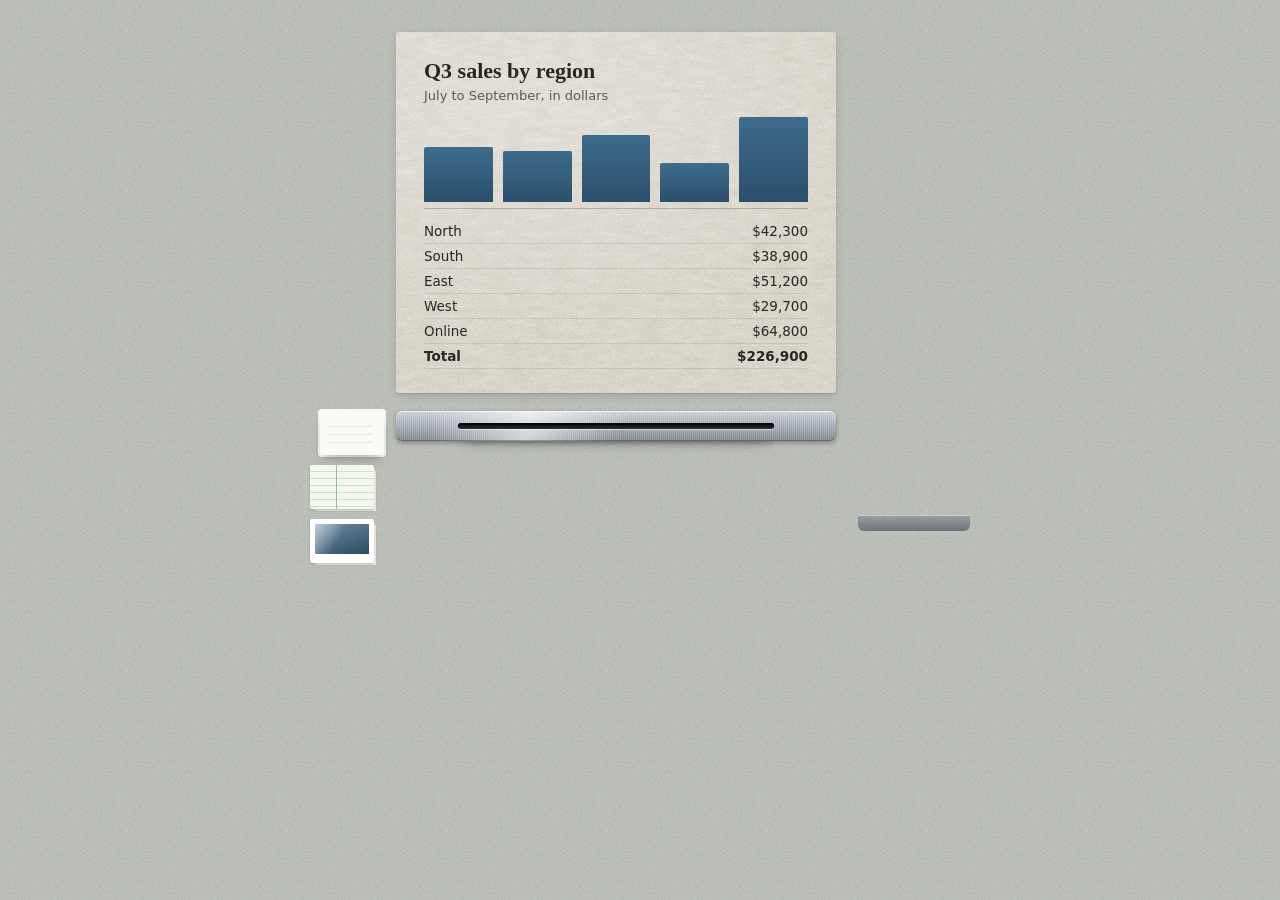
<file: skills/stringless/assets/examples/paper-export.html>
<!doctype html>
<!--
  Stringless example: slot-print export. Strangeness 3.
  What is it?            A metal printer bar under the report, with a slot, and three paper stocks
                         in a rack: a plain sheet, a ruled ledger strip and a glossy photo card.
  What does it touch?    The report above it. The loaded stock decides the format.
  What will it do?       On approach the print starts to feed; on hover or focus it slides halfway
                         out of the slot, already in its future form: the page for PDF, the ledger
                         for CSV, the chart as a photo for PNG.
  What does it cost?     Medium. One press. The real file is created and downloaded.
  Where is it in time?   The finished print drops into the tray and stays there as a link to the
                         file, named with its extension (a file name is content, so it stays text).
  Lexicon: slot = export; stock = format; tray = exported files.
  Reduced motion: the print appears in the tray with a brief highlight; nothing slides.
-->
<html lang="en">
<head>
<meta charset="utf-8">
<meta name="viewport" content="width=device-width, initial-scale=1">
<title>Slot-print export · Stringless</title>
<link rel="stylesheet" href="../runtime/stringless.css">
<style>
  :root { color-scheme: light; }
  * { box-sizing: border-box; }
  html, body { margin: 0; min-height: 100%; }
  body {
    display: grid;
    place-items: center;
    padding: 32px 16px 48px;
    background:
      radial-gradient(900px circle at var(--sl-px, 50%) var(--sl-py, 10%), rgb(255 255 255 / .45), transparent 60%),
      var(--sl-grain),
      #c9cdc6;
    background-blend-mode: normal, multiply, normal;
    font-family: "Avenir Next", "Segoe UI", system-ui, sans-serif;
    color: #23262a;
  }
  .desk { display: grid; grid-template-columns: auto 1fr auto; grid-template-areas: ". report ." "rack printer tray"; gap: 18px 22px; align-items: start; }

  .report { grid-area: report; width: min(440px, 80vw); padding: 26px 28px 24px; border-radius: 3px; }
  .report h1 { margin: 0 0 4px; font: 600 22px/1.2 "Iowan Old Style", Palatino, Georgia, serif; }
  .report p { margin: 0 0 14px; font-size: 13px; color: #5d5850; }
  .chart { display: grid; grid-template-columns: repeat(5, 1fr); align-items: end; gap: 10px; height: 92px; padding-bottom: 6px; border-bottom: 1px solid rgb(40 35 30 / .25); }
  .chart i { display: block; border-radius: 2px 2px 0 0; background: linear-gradient(#3e6b8c, #2c4f6a); }
  table { width: 100%; margin-top: 10px; border-collapse: collapse; font-size: 13.5px; font-variant-numeric: tabular-nums; }
  td { padding: 4px 0; border-bottom: 1px solid rgb(40 35 30 / .1); }
  td + td { text-align: right; }

  /* Printer */
  .printer { grid-area: printer; display: grid; justify-items: center; }
  .bar {
    position: relative;
    z-index: 2;
    width: min(440px, 80vw);
    height: 30px;
    border-radius: 6px;
  }
  .slot {
    all: unset;
    position: absolute;
    left: 14%; right: 14%; top: 50%;
    height: 44px;
    translate: 0 -50%;
    cursor: pointer;
    -webkit-tap-highlight-color: transparent;
  }
  .slot::before {
    content: '';
    position: absolute;
    left: 0; right: 0; top: 50%; height: 6px;
    translate: 0 -50%;
    border-radius: 3px;
    background: linear-gradient(#0c0d0f, #2a2d31);
    box-shadow: inset 0 2px 2px rgb(0 0 0 / .8), 0 1px 0 rgb(255 255 255 / .55);
  }
  .slot::after {
    /* a thin light along the slot lip that wakes as the pointer nears */
    content: '';
    position: absolute;
    left: 6%; right: 6%; top: calc(50% + 4px); height: 1px;
    background: rgb(255 248 220 / calc(var(--sl-near) * .9));
    box-shadow: 0 0 calc(var(--sl-near) * 8px) rgb(255 240 200 / calc(var(--sl-near) * .8));
  }
  .slot:focus-visible { outline: 2px solid #1f5fbf; outline-offset: 2px; border-radius: 6px; }

  .outfeed {
    position: relative;
    z-index: 1;
    width: calc(min(440px, 80vw) * .72);
    height: 190px;
    margin-top: -2px;
    overflow: hidden;
    pointer-events: none;
  }
  .print {
    --feed: calc(var(--sl-rehearse) * var(--sl-intensity) * .56);
    position: absolute;
    left: 0; right: 0; top: 0;
    height: 190px;
    translate: 0 calc((-1 + var(--feed)) * 100%);
    transition: translate .5s var(--sl-ease-paper);
    box-shadow: 0 8px 14px -6px rgb(0 0 0 / .35);
  }
  .print .face { position: absolute; inset: 0; overflow: hidden; }
  .print .fname { position: absolute; right: 8px; bottom: 6px; font: 500 10.5px/1 "Avenir Next", system-ui, sans-serif; color: rgb(30 30 30 / .6); }

  .print[data-kind="pdf"] { background: #fbfaf6; }
  .print[data-kind="pdf"] .face > .mini { position: absolute; left: 50%; top: 10px; width: 440px; transform-origin: 50% 0; translate: -50% 0; }
  .print[data-kind="csv"] {
    background:
      linear-gradient(90deg, transparent 0 40%, rgb(80 140 100 / .5) 40% calc(40% + 1px), transparent calc(40% + 1px)),
      repeating-linear-gradient(180deg, #f3f7ee 0 21px, #dfead8 21px 22px);
  }
  .print[data-kind="csv"] .face { padding: 6px 14px; font: 12px/22px ui-monospace, "Cascadia Mono", Consolas, monospace; color: #234; display: grid; grid-template-columns: 40% 60%; align-content: start; }
  .print[data-kind="csv"] .face span:nth-child(even) { text-align: right; }
  .print[data-kind="png"] { background: #fff; padding: 10px; }
  .print[data-kind="png"] .face { inset: 10px 10px 26px; border-radius: 1px; background: linear-gradient(160deg, #f6f3ea, #e9e4d8); box-shadow: inset 0 0 0 1px rgb(0 0 0 / .06); }
  .print[data-kind="png"] .face::after { content: ''; position: absolute; inset: 0; background: linear-gradient(120deg, rgb(255 255 255 / .55), transparent 40%); }
  .print[data-kind="png"] .face > .mini { position: absolute; left: 50%; top: 50%; width: 384px; transform-origin: 50% 50%; translate: -50% -50%; }

  /* Rack of stocks: a radio group. The loaded stock sits forward, toward the printer. */
  .rack { grid-area: rack; display: grid; gap: 10px; padding-top: 2px; }
  .stock { position: relative; display: block; width: 64px; height: 44px; cursor: pointer; transition: translate .35s var(--sl-ease-paper); }
  .stock input { position: absolute; inset: 0; margin: 0; opacity: 0; cursor: pointer; }
  .stock .sheet { position: absolute; inset: 0; border-radius: 2px; box-shadow: 0 1px 2px rgb(0 0 0 / .25), 2px 2px 0 -1px #f4f2ec, 2px 2px 1px -1px rgb(0 0 0 / .2), 4px 4px 0 -2px #efede6, 4px 4px 1px -2px rgb(0 0 0 / .2); }
  .stock[data-k="pdf"] .sheet { background: repeating-linear-gradient(180deg, transparent 0 7px, rgb(0 0 0 / .08) 7px 8px) 8px 8px / 70% 60% no-repeat, #fbfaf6; }
  .stock[data-k="csv"] .sheet { background: linear-gradient(90deg, transparent 0 40%, rgb(80 140 100 / .55) 40% calc(40% + 1px), transparent calc(40% + 1px)), repeating-linear-gradient(180deg, #f3f7ee 0 6px, #cfe0c6 6px 7px); }
  .stock[data-k="png"] .sheet { background: linear-gradient(120deg, rgb(255 255 255 / .7), transparent 45%), linear-gradient(160deg, #6d8fa6, #2d4a5f) 5px 5px / calc(100% - 10px) calc(100% - 14px) no-repeat, #fff; }
  .stock:has(input:checked) { translate: calc(10px * var(--sl-motion)) 0; }
  .stock:has(input:checked) .sheet { box-shadow: 0 6px 12px -4px rgb(0 0 0 / .35), 0 0 0 2px rgb(255 255 255 / .9); }
  .stock:has(input:focus-visible) { outline: 2px solid #1f5fbf; outline-offset: 4px; border-radius: 3px; }

  /* Tray: exported files, each a link to its file. */
  .tray { grid-area: tray; position: relative; width: 112px; min-height: 120px; margin: 0; padding: 10px 8px 12px; list-style: none; border-radius: 6px; display: flex; flex-direction: column-reverse; align-items: center; justify-content: flex-start; }
  .tray::before { content: ''; position: absolute; inset: auto 0 0; height: 16px; border-radius: 0 0 6px 6px; background: linear-gradient(#9aa0a6, #6d737a); box-shadow: inset 0 1px 0 rgb(255 255 255 / .5); }
  .tray li { margin-top: -36px; }
  .tray li:first-child { margin-top: 0; }
  .tray a { position: relative; display: block; width: 88px; padding: 30px 6px 5px; border-radius: 2px; background: #fbfaf6; box-shadow: 0 1px 3px rgb(0 0 0 / .3); font-size: 10.5px; color: #333; text-decoration: none; text-align: right; rotate: var(--r, 0deg); }
  .tray a[data-kind="csv"] { background: repeating-linear-gradient(180deg, #f3f7ee 0 6px, #d7e6cf 6px 7px); }
  .tray a[data-kind="png"] { background: linear-gradient(160deg, #6d8fa6, #2d4a5f) 5px 5px / calc(100% - 10px) 26px no-repeat, #fff; }
  .tray a:focus-visible { outline: 2px solid #1f5fbf; outline-offset: 2px; }
  .tray a:hover, .tray a:focus-visible { translate: 0 -3px; }

  @media (max-width: 760px) {
    .desk { grid-template-columns: 1fr; grid-template-areas: "report" "rack" "printer" "tray"; justify-items: center; gap: 16px; }
    .rack { grid-auto-flow: column; gap: 18px; }
    /* In a row, the loaded stock lifts toward the printer instead of sliding sideways. */
    .stock:has(input:checked) { translate: 0 calc(8px * var(--sl-motion)); }
    .outfeed { height: 150px; }
    .print { height: 150px; }
    .tray { flex-direction: row; flex-wrap: wrap; justify-content: center; width: min(320px, 86vw); min-height: 74px; gap: 8px; padding: 8px 8px 20px; }
    .tray li { margin-top: 0; }
    .tray a { width: 92px; }
  }
</style>
</head>
<body data-sl-pointer>
<main class="desk">
  <article class="report" data-sl-material="paper">
    <h1>Q3 sales by region</h1>
    <p>July to September, in dollars</p>
    <div class="chart" aria-hidden="true"></div>
    <table><tbody></tbody></table>
  </article>

  <div class="printer">
    <div class="bar" data-sl-material="metal">
      <button class="slot" type="button" data-sl-verb="export" data-sl-target=".outfeed" data-sl-radius="90" aria-label="Export as PDF"></button>
    </div>
    <div class="outfeed" aria-hidden="true">
      <div class="print" data-kind="pdf"><div class="face"></div><span class="fname"></span></div>
    </div>
  </div>

  <fieldset class="rack" style="border:0;margin:0;padding:0">
    <legend style="position:absolute;width:1px;height:1px;overflow:hidden;clip-path:inset(50%)">Format</legend>
    <label class="stock" data-k="pdf"><span class="sheet" aria-hidden="true"></span><input type="radio" name="fmt" value="pdf" aria-label="PDF document" checked></label>
    <label class="stock" data-k="csv"><span class="sheet" aria-hidden="true"></span><input type="radio" name="fmt" value="csv" aria-label="CSV spreadsheet"></label>
    <label class="stock" data-k="png"><span class="sheet" aria-hidden="true"></span><input type="radio" name="fmt" value="png" aria-label="PNG image"></label>
  </fieldset>

  <ul class="tray" aria-label="Exported files"></ul>
</main>

<script src="../runtime/stringless.js"></script>
<script>
  const data = [['North', 42300], ['South', 38900], ['East', 51200], ['West', 29700], ['Online', 64800]];
  const report = document.querySelector('.report');
  const chart = report.querySelector('.chart');
  const tbody = report.querySelector('tbody');
  const max = Math.max(...data.map((d) => d[1]));
  const fmt = (n) => '$' + n.toLocaleString('en-US');
  chart.innerHTML = data.map(([, v]) => `<i style="height:${(v / max) * 100}%"></i>`).join('');
  tbody.innerHTML = data.map(([k, v]) => `<tr><td>${k}</td><td>${fmt(v)}</td></tr>`).join('') + `<tr><td><b>Total</b></td><td><b>${fmt(data.reduce((a, d) => a + d[1], 0))}</b></td></tr>`;

  const slot = document.querySelector('.slot');
  const print = document.querySelector('.print');
  const face = print.querySelector('.face');
  const fname = print.querySelector('.fname');
  const tray = document.querySelector('.tray');
  const names = { pdf: 'PDF', csv: 'CSV', png: 'PNG' };
  // ?embed: shown inside another page. The print lands in the tray; nothing downloads until it is clicked.
  const embed = new URLSearchParams(location.search).has('embed');
  let kind = 'pdf';
  let busy = false;

  // The print shows the export's future form, built from the real report.
  function dress() {
    print.dataset.kind = kind;
    fname.textContent = 'q3-sales.' + kind;
    face.textContent = '';
    if (kind === 'csv') {
      face.innerHTML = '<span>Region</span><span>Sales</span>' + data.map(([k, v]) => `<span>${k}</span><span>${v}</span>`).join('');
    } else {
      const mini = report.cloneNode(true);
      mini.className = 'report mini';
      mini.removeAttribute('data-sl-material');
      mini.style.cssText = 'padding:26px 28px;background:none;box-shadow:none;filter:none;';
      if (kind === 'png') { mini.querySelector('table').remove(); mini.querySelector('p').remove(); }
      face.appendChild(mini);
      const w = print.clientWidth - (kind === 'png' ? 20 : 0);
      mini.style.transform = `scale(${((w - 16) / mini.offsetWidth).toFixed(3)})`;
    }
    slot.setAttribute('aria-label', 'Export as ' + names[kind]);
  }
  dress();
  document.querySelectorAll('input[name=fmt]').forEach((r) => r.addEventListener('change', () => { kind = r.value; dress(); }));

  // ---- real files
  function csvBlob() { return new Blob(['Region,Sales\r\n' + data.map(([k, v]) => `${k},${v}`).join('\r\n') + '\r\n'], { type: 'text/csv' }); }
  function pdfBlob() {
    const esc = (s) => s.replace(/[\\()]/g, (m) => '\\' + m);
    let y = 740;
    let c = `BT /F1 20 Tf 56 ${y} Td (${esc('Q3 sales by region')}) Tj ET\n`;
    y -= 24; c += `BT /F1 11 Tf 56 ${y} Td (${esc('July to September, in dollars')}) Tj ET\n`;
    y -= 34;
    for (const [k, v] of data) { c += `BT /F1 13 Tf 56 ${y} Td (${esc(k)}) Tj ET\nBT /F1 13 Tf 400 ${y} Td (${esc(fmt(v))}) Tj ET\n`; y -= 22; }
    c += `BT /F1 13 Tf 56 ${y - 6} Td (Total) Tj ET\nBT /F1 13 Tf 400 ${y - 6} Td (${esc(fmt(data.reduce((a, d) => a + d[1], 0)))}) Tj ET\n`;
    const objs = [
      '<< /Type /Catalog /Pages 2 0 R >>',
      '<< /Type /Pages /Kids [3 0 R] /Count 1 >>',
      '<< /Type /Page /Parent 2 0 R /MediaBox [0 0 612 792] /Contents 4 0 R /Resources << /Font << /F1 5 0 R >> >> >>',
      `<< /Length ${c.length} >>\nstream\n${c}endstream`,
      '<< /Type /Font /Subtype /Type1 /BaseFont /Helvetica >>'
    ];
    let out = '%PDF-1.4\n';
    const offsets = objs.map((o, i) => { const at = out.length; out += `${i + 1} 0 obj\n${o}\nendobj\n`; return at; });
    const xref = out.length;
    out += `xref\n0 ${objs.length + 1}\n0000000000 65535 f \n` + offsets.map((o) => String(o).padStart(10, '0') + ' 00000 n \n').join('');
    out += `trailer\n<< /Size ${objs.length + 1} /Root 1 0 R >>\nstartxref\n${xref}\n%%EOF\n`;
    return new Blob([out], { type: 'application/pdf' });
  }
  function pngBlob() {
    const cv = document.createElement('canvas');
    cv.width = 960; cv.height = 600;
    const g = cv.getContext('2d');
    g.fillStyle = '#f6f3ea'; g.fillRect(0, 0, 960, 600);
    g.fillStyle = '#23262a'; g.font = '600 40px Georgia, serif'; g.fillText('Q3 sales by region', 60, 84);
    const bw = 120, gap = 48, base = 520;
    data.forEach(([k, v], i) => {
      const h = (v / max) * 330, x = 70 + i * (bw + gap);
      g.fillStyle = '#2c4f6a'; g.fillRect(x, base - h, bw, h);
      g.fillStyle = '#23262a'; g.font = '24px system-ui, sans-serif'; g.fillText(k, x, base + 36);
      g.fillStyle = '#5d5850'; g.font = '20px system-ui, sans-serif'; g.fillText(fmt(v), x, base - h - 12);
    });
    return new Promise((res) => cv.toBlob(res, 'image/png'));
  }
  async function blobFor(k) { return k === 'csv' ? csvBlob() : k === 'pdf' ? pdfBlob() : pngBlob(); }

  slot.addEventListener('click', async () => {
    if (busy) return;
    busy = true;
    const k = kind;
    const blob = await blobFor(k);
    const url = URL.createObjectURL(blob);
    const file = `q3-sales.${k}`;

    const link = document.createElement('a');
    link.href = url;
    link.download = file;
    link.dataset.kind = k;
    link.textContent = file;
    link.style.setProperty('--r', ((Math.random() - 0.5) * 6).toFixed(1) + 'deg');
    const item = document.createElement('li');
    item.appendChild(link);

    if (!Stringless.reducedMotion) {
      // Finish feeding the sheet, then drop it into the tray.
      const feed = print.animate([{ translate: getComputedStyle(print).translate }, { translate: '0 0' }], { duration: 420, easing: 'cubic-bezier(.3,.6,.3,1)', fill: 'forwards' });
      await feed.finished.catch(() => null);
      tray.appendChild(item);
      link.style.visibility = 'hidden';
      await Stringless.verbs.travel(print, link, { arc: 0.25, scale: 0.3, spin: 8, duration: 620 });
      link.style.visibility = '';
      feed.cancel();
      print.animate([{ opacity: 0 }, { opacity: 1 }], { duration: 300, delay: 120, fill: 'backwards' });
    } else {
      tray.appendChild(item);
    }
    Stringless.verbs.settle(link);
    if (!embed) link.click();
    Stringless.announce(`Exported ${file}. It is in the tray.`);
    busy = false;
  });
</script>
</body>
</html>
</file>
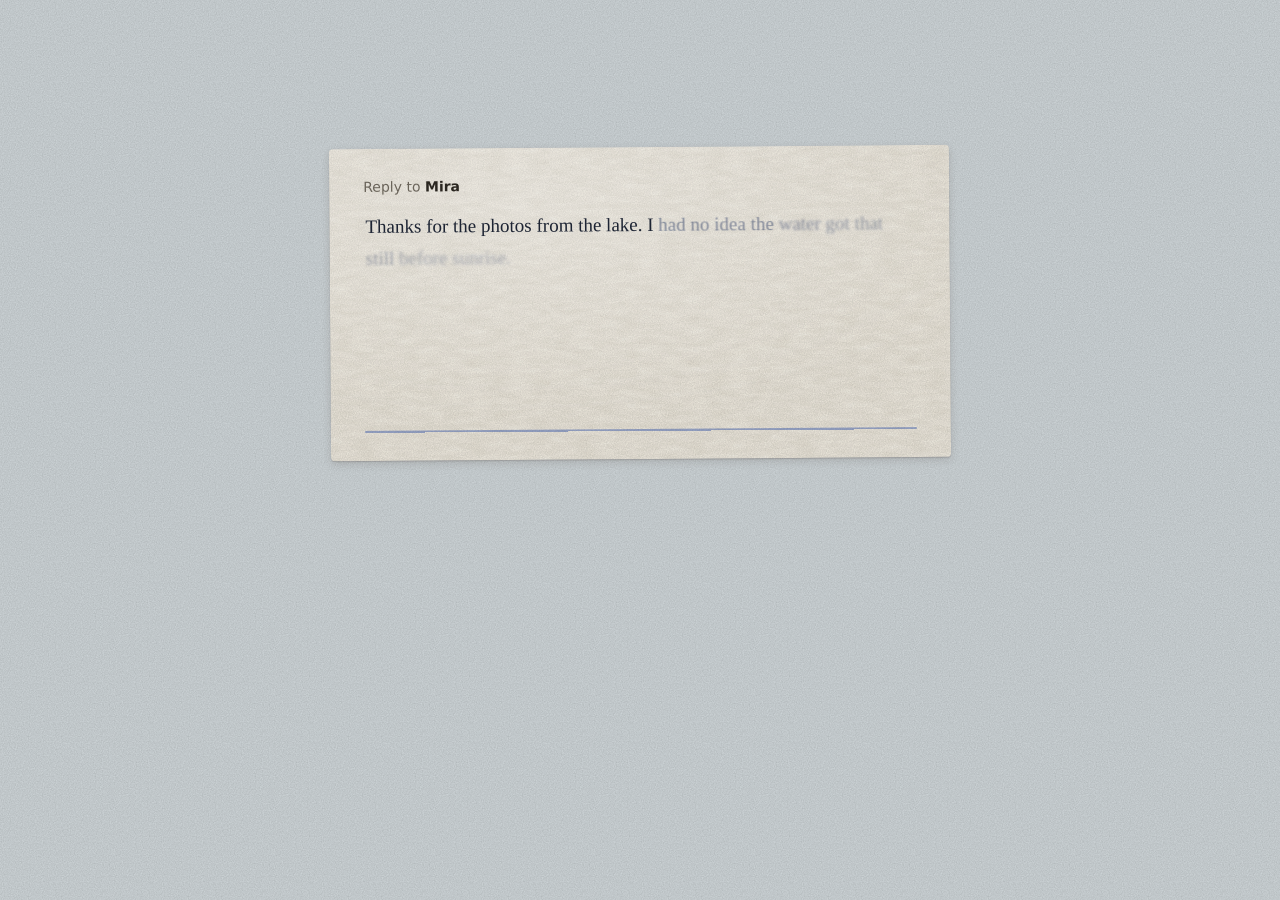
<file: skills/stringless/assets/examples/vapor-suggest.html>
<!doctype html>
<!--
  Stringless example: AI suggestions as vapor. Strangeness 3.
  What is it?            Mist that gathers after the cursor while you pause.
  What does it touch?    Your text: it sits exactly where it would go.
  What will it do?       Hovering the mist starts to condense it; the words sharpen toward ink.
                         Pressing and sweeping sideways pushes it; it thins as it goes.
  What does it cost?     Light. Tab or a tap condenses it into your text. Escape or a sweep blows it away.
                         Typing the same letters takes them one by one; typing something else clears it.
  Where is it in time?   Vapor = not yours yet. Mistier words = the model is less sure of them.
                         Accepted words land as wet ink and dry.
  Lexicon: vapor = provisional AI output; condense = accept; ink = committed text; mist density = confidence.
  Reduced motion: no drifting; accepting swaps the mist for ink with a brief highlight; dismissing fades it.
  The suggestions here are canned. Wire `nextSuggestion()` to a real model.
-->
<html lang="en">
<head>
<meta charset="utf-8">
<meta name="viewport" content="width=device-width, initial-scale=1">
<title>Vapor suggestions · Stringless</title>
<link rel="stylesheet" href="../runtime/stringless.css">
<style>
  @property --pull { syntax: '<number>'; inherits: true; initial-value: 0; }
  :root { color-scheme: light; --ink-c: #1d2433; --wet-c: #1b3f9e; }
  * { box-sizing: border-box; }
  html, body { height: 100%; margin: 0; }
  body {
    display: grid;
    place-items: center;
    background:
      radial-gradient(800px circle at var(--sl-px, 50%) var(--sl-py, 0%), rgb(255 255 255 / .55), transparent 60%),
      var(--sl-grain),
      #cfd6d9;
    background-blend-mode: normal, multiply, normal;
    font-family: "Avenir Next", "Segoe UI", system-ui, sans-serif;
  }
  .sheet {
    width: min(620px, 92vw);
    padding: 30px 34px 34px;
    border-radius: 4px;
    rotate: -.4deg;
  }
  .to { display: block; margin-bottom: 12px; font-size: 14px; color: #6a645a; }
  .to b { color: #2a2620; font-weight: 600; }
  .field { position: relative; }
  .field textarea, .mirror {
    display: block;
    width: 100%;
    min-height: 220px;
    margin: 0;
    padding: 4px 2px;
    border: 0;
    font: 19px/1.7 "Iowan Old Style", "Palatino Linotype", Palatino, Georgia, serif;
    letter-spacing: 0;
    white-space: pre-wrap;
    overflow-wrap: break-word;
    tab-size: 4;
  }
  .field textarea {
    resize: none;
    background: transparent;
    color: var(--ink-c);
    caret-color: var(--wet-c);
    outline: none;
  }
  .field:has(textarea:focus-visible)::after {
    content: '';
    position: absolute;
    left: 0; right: 0; bottom: -6px;
    height: 2px;
    border-radius: 1px;
    background: rgb(27 63 158 / .4);
  }
  .mirror {
    position: absolute;
    inset: 0;
    overflow: hidden;
    pointer-events: none;
    color: transparent;
  }
  .wet { color: rgb(27 63 158 / .85); text-shadow: 0 0 .6px rgb(27 63 158 / .6); transition: color 1.6s ease-out, text-shadow 1.6s ease-out; }
  .wet.dry { color: transparent; text-shadow: none; }

  /* A tap condenses the mist. A sweep blows it away. Neither may start a text selection. */
  @property --blow { syntax: '<number>'; inherits: true; initial-value: 0; }
  .vapor { pointer-events: auto; cursor: pointer; user-select: none; -webkit-user-select: none; transition: --blow .25s ease-out; }
  .vapor .w {
    --c: .5;
    display: inline-block;
    color: rgb(60 75 110 / calc(.26 + var(--c) * .34 + var(--pull) * .22));
    filter: blur(calc(.45px + (1 - var(--c)) * 1.7px - var(--pull) * (1 - var(--c)) * 1.2px + var(--blow) * 5px));
    opacity: calc(1 - var(--blow) * .65);
    transition: --pull .35s ease-out;
    white-space: pre;
    touch-action: pan-y;
  }
  /* After a longer pause the mist gathers on its own, so keyboard and touch users see that it can condense. */
  .vapor.gathering { --pull: .6; }
  /* stringcheck-disable hover-only: the keyboard twin is .gathering plus the spoken "Tab to accept" */
  .vapor:hover { --pull: 1; }
  /* While a sweep pushes it, the mist thins in the direction of the push: the preview of blowing it away. */
  .vapor.blowing { --pull: 0; transition: none; cursor: grabbing; }
  /* Two slow drifts, then still: vapor at rest stays calm. */
  .vapor .w.drift { animation: drift 2.8s ease-in-out 2 alternate; }
  @keyframes drift {
    from { translate: 0 0; }
    to { translate: calc(1.5px * var(--sl-motion)) calc(-1.6px * var(--sl-motion)); }
  }
  .hint {
    position: absolute; width: 1px; height: 1px; overflow: hidden; clip-path: inset(50%); white-space: nowrap;
  }
  @media (prefers-reduced-motion: reduce) {
    .vapor .w.drift { animation: none; }
  }
</style>
</head>
<body data-sl-pointer>
<main class="sheet" data-sl-material="paper">
  <label class="to" for="reply">Reply to <b>Mira</b></label>
  <div class="field">
    <textarea id="reply" spellcheck="false" aria-describedby="hint">Thanks for the photos from the lake. I</textarea>
    <div class="mirror" aria-hidden="true"></div>
  </div>
  <p id="hint" class="hint">Suggestions appear after the cursor when you pause. Press Tab to accept one, or Escape to dismiss it. With a pointer, tap the suggestion to accept it, or sweep across it to dismiss it.</p>
</main>

<script src="../runtime/stringless.js"></script>
<script>
  // ?embed: shown inside another page. Never take focus from it.
  const embed = new URLSearchParams(location.search).has('embed');
  const ta = document.getElementById('reply');
  const mirror = document.querySelector('.mirror');
  let suggestion = null;   // { words: [{ text, c }] }
  let vaporEl = null;
  let idleTimer = 0;
  let busy = false;
  let wetFrom = -1, wetTo = -1, dryTimer = 0;
  let gatherTimer = 0;

  // Canned suggestions with per-word confidence. Replace with a model call.
  const bank = [
    { when: /\bI$/, text: [['had', .92], ['no', .9], ['idea', .86], ['the', .9], ['water', .78], ['got', .62], ['that', .55], ['still', .5], ['before', .36], ['sunrise.', .3]] },
    { when: /[.!?]$/, text: [['Are', .8], ['you', .82], ['around', .64], ['on', .7], ['Sunday?', .42], ['We', .6], ['could', .58], ['drive', .4], ['back', .44], ['up', .5], ['early.', .3]] },
    { when: /\S$/, text: [['and', .7], ['I', .6], ['kept', .45], ['the', .7], ['one', .55], ['with', .6], ['the', .7], ['boat.', .35]] }
  ];
  function nextSuggestion(before) {
    const hit = bank.find((b) => b.when.test(before.trimEnd()) && !used.has(b));
    if (!hit) return null;
    used.add(hit);
    const lead = /\s$/.test(before) ? '' : ' ';
    return { words: hit.text.map(([text, c], i) => ({ text: (i === 0 ? lead : ' ') + text, c })) };
  }
  const used = new Set();

  const esc = (s) => s.replace(/&/g, '&amp;').replace(/</g, '&lt;');
  const caretAtEnd = () => ta.selectionStart === ta.value.length && ta.selectionEnd === ta.value.length;
  const suggestionText = () => (suggestion ? suggestion.words.map((w) => w.text).join('') : '');

  function render() {
    const v = ta.value;
    let html = '';
    if (wetFrom >= 0 && wetTo <= v.length) html = esc(v.slice(0, wetFrom)) + `<span class="wet${dryTimer ? '' : ' dry'}">${esc(v.slice(wetFrom, wetTo))}</span>` + esc(v.slice(wetTo));
    else html = esc(v);
    if (suggestion) {
      // Spaces stay outside the word boxes so wrapping matches the textarea exactly.
      html += '<span class="vapor">' + suggestion.words.map((w, i) => {
        const lead = w.text.match(/^\s*/)[0];
        return `${lead}<span class="w drift" style="--c:${w.c};animation-delay:${-(i * 0.37) % 2.8}s">${esc(w.text.slice(lead.length))}</span>`;
      }).join('') + '</span>';
    }
    mirror.innerHTML = html + '\u200b';
    mirror.scrollTop = ta.scrollTop;
    vaporEl = mirror.querySelector('.vapor');
    clearTimeout(gatherTimer);
    if (vaporEl) {
      vaporEl.addEventListener('pointerdown', press);
      gatherTimer = setTimeout(() => vaporEl && vaporEl.classList.add('gathering'), 2400);
    }
  }

  // Press on the mist: release in place to condense it, or sweep sideways to blow it away.
  // A press that moved never counts as a tap, and the words follow the push from where they are.
  const BLOW = 48;
  function press(e) {
    if (!suggestion || busy || e.button !== 0) return;
    e.preventDefault();
    const el = vaporEl;
    const words = [...el.querySelectorAll('.w')];
    const x0 = e.clientX;
    let dx = 0;
    let moved = false;
    try { el.setPointerCapture(e.pointerId); } catch (err) { /* synthetic pointer */ }
    const move = (ev) => {
      if (ev.pointerId !== e.pointerId) return;
      dx = ev.clientX - x0;
      if (!moved && Math.abs(dx) < 6) return;
      if (!moved) {
        moved = true;
        el.classList.add('blowing');
        // Freeze the drift where it is, so the push starts from the words' current place.
        words.forEach((w) => { const t = getComputedStyle(w).translate; w.classList.remove('drift'); w.getAnimations().forEach((a) => a.cancel()); w.style.translate = t === 'none' ? '0px 0px' : t; w.dataset.x = parseFloat(t) || 0; });
      }
      const k = Math.min(1, Math.abs(dx) / BLOW);
      el.style.setProperty('--blow', k.toFixed(3));
      if (!Stringless.reducedMotion) words.forEach((w, i) => { w.style.translate = `${(+w.dataset.x + dx * (0.55 + i * 0.05)).toFixed(1)}px ${(-k * 5).toFixed(1)}px`; });
    };
    const up = (ev) => {
      if (ev.pointerId !== e.pointerId) return;
      removeEventListener('pointermove', move);
      removeEventListener('pointerup', up);
      removeEventListener('pointercancel', up);
      if (!moved) { if (ev.type === 'pointerup') accept(); return; }
      if (Math.abs(dx) >= BLOW) { dismiss(false, Math.sign(dx)); return; }
      // Not far enough: the mist drifts back from where it is.
      el.classList.remove('blowing');
      el.style.setProperty('--blow', '0');
      words.forEach((w) => { const t = w.style.translate; w.style.translate = ''; w.animate([{ translate: t }, { translate: '0px 0px' }], { duration: 280, easing: 'cubic-bezier(.3,.7,.3,1)' }); });
    };
    addEventListener('pointermove', move);
    addEventListener('pointerup', up);
    addEventListener('pointercancel', up);
  }

  function show() {
    if (suggestion || busy || (!embed && document.activeElement !== ta) || !caretAtEnd()) return;
    suggestion = nextSuggestion(ta.value);
    if (!suggestion) return;
    render();
    if (!Stringless.reducedMotion) {
      [...vaporEl.querySelectorAll('.w')].forEach((w, i) => w.animate(
        [{ opacity: 0, filter: 'blur(6px)', translate: '6px 3px' }, { opacity: 1 }],
        { duration: 700, delay: i * 55, easing: 'cubic-bezier(.2,.6,.3,1)', fill: 'backwards', composite: 'add' }
      ));
    }
    const said = suggestionText().trim();
    Stringless.announce('Suggestion: ' + said + (/[.!?]$/.test(said) ? '' : '.') + ' Tab to accept.');
  }

  async function accept() {
    if (!suggestion || busy) return;
    busy = true;
    const text = suggestionText();
    const words = [...vaporEl.querySelectorAll('.w')];
    if (!Stringless.reducedMotion) {
      const ink = getComputedStyle(document.documentElement).getPropertyValue('--wet-c').trim() || '#1b3f9e';
      await Promise.all(words.map((w, i) => {
        w.classList.remove('drift');
        return w.animate([{}, { color: ink, filter: 'blur(0px)', translate: '0 0' }], { duration: 260, delay: i * 45, easing: 'cubic-bezier(.3,.7,.2,1)', fill: 'forwards' }).finished.catch(() => null);
      }));
    }
    suggestion = null;
    const focused = document.activeElement === ta;
    if (!embed || focused) ta.focus();
    ta.setSelectionRange(ta.value.length, ta.value.length);
    const start = ta.value.length;
    if (!(document.activeElement === ta && document.execCommand('insertText', false, text))) ta.setRangeText(text, start, start, 'end');
    wetFrom = start; wetTo = ta.value.length;
    clearTimeout(dryTimer);
    dryTimer = 1;
    render();
    requestAnimationFrame(() => {
      dryTimer = setTimeout(() => { dryTimer = 0; const w = mirror.querySelector('.wet'); if (w) w.classList.add('dry'); }, 900);
    });
    Stringless.sound.play('ink');
    Stringless.announce('Accepted.');
    busy = false;
    schedule();
  }

  async function dismiss(quiet, dir = 1) {
    if (!suggestion || busy) return;
    busy = true;
    const words = vaporEl ? [...vaporEl.querySelectorAll('.w')] : [];
    if (words.length) {
      // One keyframe: each word leaves from wherever it is now, mid-drift or mid-sweep.
      await Promise.all(words.map((w, i) => {
        const x = parseFloat(getComputedStyle(w).translate) || 0;
        const k = Stringless.reducedMotion ? [{ opacity: 0 }] : [{ opacity: 0, filter: 'blur(7px)', translate: `${(x + dir * 30).toFixed(1)}px -7px` }];
        return w.animate(k, { duration: quiet ? 180 : 420, delay: (quiet ? 0 : i * 30), easing: 'cubic-bezier(.4,0,.6,1)', fill: 'forwards' }).finished.catch(() => null);
      }));
    }
    suggestion = null;
    render();
    busy = false;
    if (!quiet) Stringless.announce('Suggestion dismissed.');
  }

  // Typing the suggestion's next letters takes them; anything else clears it.
  ta.addEventListener('beforeinput', (e) => {
    if (!suggestion || busy) return;
    if (e.inputType === 'insertText' && e.data) {
      const s = suggestionText();
      if (s.startsWith(e.data)) {
        let rest = e.data.length;
        while (rest > 0 && suggestion.words.length) {
          const w = suggestion.words[0];
          if (w.text.length <= rest) { rest -= w.text.length; suggestion.words.shift(); }
          else { w.text = w.text.slice(rest); rest = 0; }
        }
        if (!suggestion.words.length) suggestion = null;
        return;
      }
    }
    dismiss(true);
  });
  ta.addEventListener('input', () => {
    if (wetFrom >= 0 && ta.value.length < wetTo) { wetFrom = wetTo = -1; }
    render();
    schedule();
  });
  ta.addEventListener('keydown', (e) => {
    if (e.key === 'Tab' && !e.shiftKey && suggestion && caretAtEnd()) { e.preventDefault(); accept(); }
    else if (e.key === 'Escape' && suggestion) { e.preventDefault(); dismiss(false); }
  });
  ta.addEventListener('scroll', () => { mirror.scrollTop = ta.scrollTop; });
  ta.addEventListener('blur', () => clearTimeout(idleTimer));
  ta.addEventListener('focus', schedule);
  document.addEventListener('selectionchange', () => { if (suggestion && document.activeElement === ta && !caretAtEnd()) dismiss(true); });

  function schedule() {
    clearTimeout(idleTimer);
    idleTimer = setTimeout(show, 900);
  }

  render();
  ta.setSelectionRange(ta.value.length, ta.value.length);
  if (!embed) ta.focus();
  schedule();
</script>
</body>
</html>
</file>
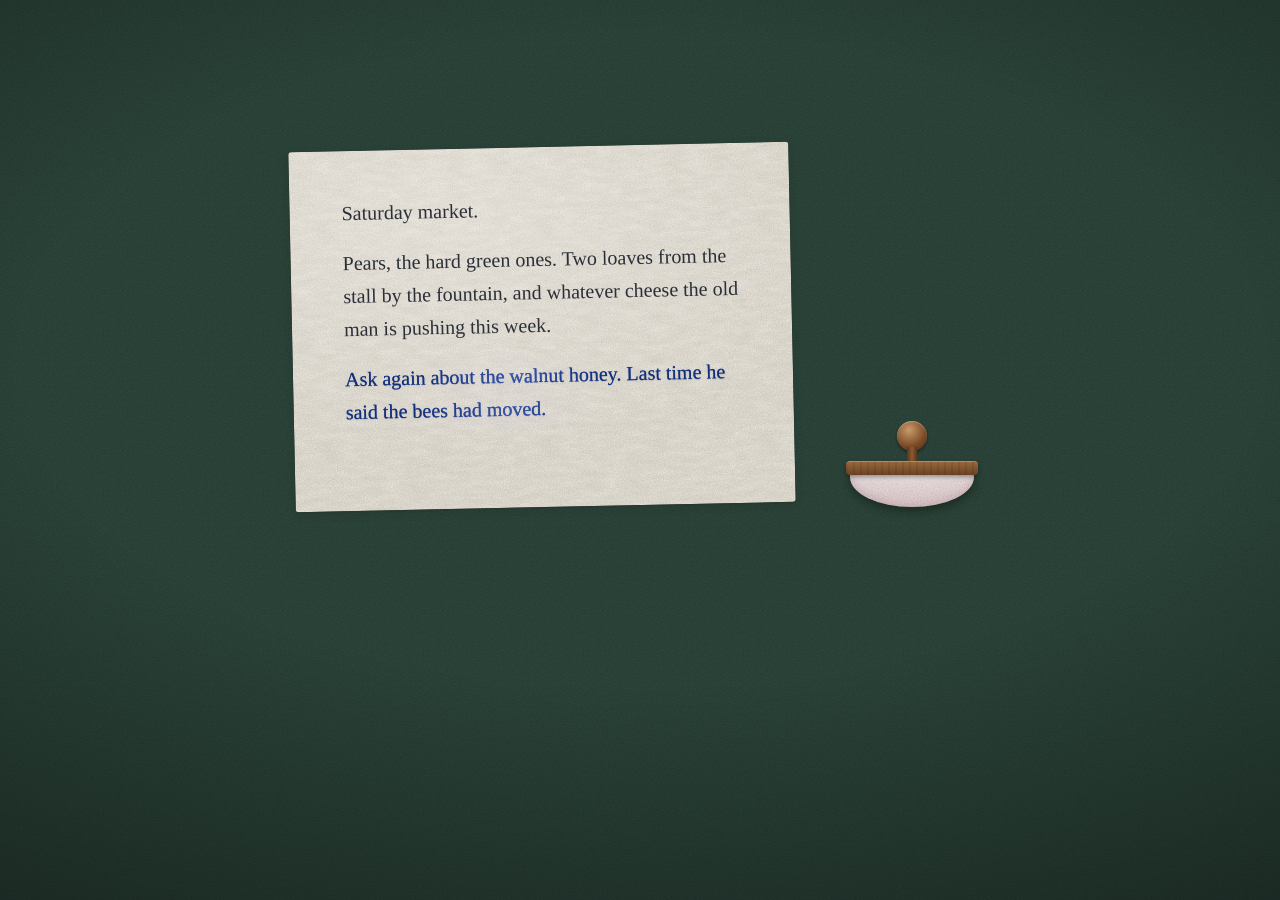
<file: skills/stringless/assets/examples/wet-ink-save.html>
<!doctype html>
<!--
  Stringless example: wet-ink save. Strangeness 3.
  What is it?            A rocker blotter on a desk, next to a written page.
  What does it touch?    The page. Only paragraphs changed since the last save are wet ink.
  What will it do?       On approach it rocks toward the page, and the start of every wet line dries
                         matte: a preview of the blot. Saving rocks it across, drying the ink under it.
  What does it cost?     Light. One press. Ctrl/Cmd+S does the same.
  Where is it in time?   Wet ink = unsaved. Dry, matte ink = saved. The felt keeps a mirrored
                         imprint of what was last blotted: proof of the save.
  Lexicon: ink wet/dry = unsaved/saved; blotter = save; felt imprint = last save.
  Reduced motion: the blotter settles in place and the ink dries without travel.
-->
<html lang="en">
<head>
<meta charset="utf-8">
<meta name="viewport" content="width=device-width, initial-scale=1">
<title>Wet-ink save · Stringless</title>
<link rel="stylesheet" href="../runtime/stringless.css">
<style>
  :root { color-scheme: dark; }
  * { box-sizing: border-box; }
  html, body { height: 100%; margin: 0; }
  body {
    display: grid;
    place-items: center;
    overflow: hidden;
    background:
      radial-gradient(700px circle at var(--sl-px, 40%) var(--sl-py, 30%), rgb(255 228 170 / .09), transparent 60%),
      radial-gradient(120% 90% at 50% 40%, transparent 40%, rgb(0 0 0 / .55)),
      var(--sl-grain),
      #22392f;
    background-blend-mode: normal, normal, soft-light, normal;
    font-family: "Iowan Old Style", "Palatino Linotype", Palatino, Georgia, serif;
  }
  .desk {
    position: relative;
    display: grid;
    grid-template-columns: auto auto;
    align-items: end;
    gap: clamp(16px, 4vw, 44px);
    padding: 24px;
  }
  .page {
    position: relative;
    width: min(500px, 76vw);
    min-height: 360px;
    padding: 46px 52px 54px;
    border-radius: 3px;
    rotate: -1.2deg;
  }
  .writing {
    outline: none;
    font-size: clamp(17px, 2.2vw, 20px);
    line-height: 1.65;
    caret-color: #12307a;
  }
  .writing p {
    position: relative;
    margin: 0 0 .85em;
    color: #2b2f38;
    transition: color 1.1s ease-out, text-shadow 1.1s ease-out;
  }
  .writing p[data-wet] {
    color: #12307a;
    text-shadow: 0 0 .6px rgb(20 50 150 / .7), 0 .6px 1.2px rgb(10 30 100 / .25);
    transition: text-shadow .15s ease-out;
  }
  /* Drying shows where it happens: a matte front crosses the wet lines. Hovering or focusing the
     blotter dries the start of each line (the rehearsal); the save carries the front with the blotter. */
  @property --dry { syntax: '<number>'; inherits: false; initial-value: 0; }
  .page[data-sl-preview="save"] .writing p[data-wet] { --dry: calc(var(--sl-rehearse) * .3); }
  .page[data-sl-preview="save"] .writing p[data-wet], .writing p[data-drying] {
    color: transparent;
    text-shadow: none;
    transition: none;
    background: linear-gradient(90deg, #2b2f38 calc(var(--dry) * 100% - 4%), #12307a calc(var(--dry) * 100% + 4%));
    -webkit-background-clip: text;
    background-clip: text;
  }

  /* The sheen: a light that only brightens pixels darker than itself, so it lands on ink, never on paper. */
  /* The sheen follows the pointer. .writing gets --sl-px and --sl-py, which don't inherit on their own. */
  .writing p, .writing p::after { --sl-px: inherit; --sl-py: inherit; }
  .writing p::after {
    content: '';
    position: absolute;
    inset: -3px -6px;
    pointer-events: none;
    background:
      radial-gradient(circle 150px at var(--sl-px, -999px) var(--sl-py, -999px), rgb(150 178 240 / .95), transparent 72%) fixed,
      linear-gradient(100deg, transparent 20%, rgb(105 135 215 / .55) 42%, transparent 64%);
    mix-blend-mode: lighten;
    opacity: 0;
    transition: opacity 1.1s ease-out;
  }
  .writing p[data-wet]::after { opacity: .75; transition-duration: .2s; }
  .page[data-sl-preview="save"] .writing p[data-wet]::after { opacity: calc(.75 + var(--sl-rehearse) * .25); }
  /* Drying ink loses its sheen, so only the ink color shows where the front is. */
  .page .writing p[data-wet][data-drying]::after { opacity: 0; transition: opacity .25s ease-out; }

  /* The blotter */
  .blotter {
    all: unset;
    position: relative;
    display: grid;
    justify-items: center;
    width: 140px;
    padding: 6px 6px 0;
    cursor: pointer;
    transform-origin: 50% 100%;
    rotate: calc(var(--sl-near) * -7deg * var(--sl-intensity) * var(--sl-motion));
    transition: rotate .35s var(--sl-ease-paper);
    -webkit-tap-highlight-color: transparent;
  }
  .blotter:focus-visible { outline: 2px solid #f2d18b; outline-offset: 6px; border-radius: 10px; }
  .knob {
    width: 30px; height: 30px; border-radius: 50%;
    background: radial-gradient(circle at 40% 30%, #c99a6b, #7a4a27 60%, #4a2a14);
    box-shadow: 0 2px 3px rgb(0 0 0 / .4), inset 0 1px 1px rgb(255 230 200 / .35);
    margin-bottom: -4px;
  }
  .stem { width: 10px; height: 14px; background: linear-gradient(90deg, #5a3519, #8a5a33, #5a3519); }
  .plate {
    width: 132px; height: 14px; border-radius: 4px;
    background: repeating-linear-gradient(92deg, rgb(0 0 0 / .08) 0 2px, transparent 2px 7px), linear-gradient(180deg, #9a6a3f, #6b4223);
    box-shadow: inset 0 1px 0 rgb(255 220 180 / .3), 0 2px 4px rgb(0 0 0 / .35);
    position: relative; z-index: 1;
  }
  .felt {
    position: relative;
    width: 124px; height: 34px;
    margin-top: -2px;
    border-radius: 0 0 62px 62px / 0 0 30px 30px;
    background: radial-gradient(120% 100% at 50% 0%, #f7eff0, #e9d6d8 70%), var(--sl-grain);
    background-blend-mode: multiply;
    box-shadow: inset 0 -3px 6px rgb(120 60 70 / .18), 0 calc(4px + var(--sl-near) * 4px) 10px rgb(0 0 0 / .35);
    overflow: hidden;
  }
  .imprint {
    position: absolute; inset: 6px 10px auto;
    font-size: 7px; line-height: 1.3;
    color: rgb(30 55 140 / .32);
    scale: -1 1;
    white-space: nowrap; overflow: hidden; text-overflow: clip;
    filter: blur(.25px);
    transition: opacity .6s;
  }
  @media (max-width: 640px) {
    body { overflow: auto; place-items: start center; }
    .desk { grid-template-columns: 1fr; justify-items: center; padding: 20px 12px 28px; }
    .page { min-height: 0; padding: 26px 22px 34px; }
    .writing { font-size: 16.5px; }
    /* The blotter rests on the page's lower corner, within thumb reach. */
    .blotter { justify-self: end; margin: -46px 6px 0 0; }
  }
</style>
</head>
<body data-sl-pointer>
<main class="desk">
  <article class="page" data-sl-material="paper" data-sl-phase="wet">
    <div class="writing" data-sl-pointer contenteditable="true" role="textbox" aria-multiline="true" aria-label="Note" spellcheck="false">
      <p>Saturday market.</p>
      <p>Pears, the hard green ones. Two loaves from the stall by the fountain, and whatever cheese the old man is pushing this week.</p>
      <p data-wet>Ask again about the walnut honey. Last time he said the bees had moved.</p>
    </div>
  </article>
  <button class="blotter" type="button" data-sl-verb="save" data-sl-target=".page" aria-label="Save note">
    <span class="knob" aria-hidden="true"></span>
    <span class="stem" aria-hidden="true"></span>
    <span class="plate" aria-hidden="true"></span>
    <span class="felt" aria-hidden="true"><span class="imprint"></span></span>
  </button>
</main>

<script src="../runtime/stringless.js"></script>
<script>
  const page = document.querySelector('.page');
  const writing = page.querySelector('.writing');
  const blotter = document.querySelector('.blotter');
  const imprint = blotter.querySelector('.imprint');
  let busy = false;

  const wetParagraphs = () => [...writing.querySelectorAll('p[data-wet]')];
  const syncPhase = () => Stringless.phase(page, wetParagraphs().length ? 'wet' : 'dry');

  // Mark the paragraph under the caret as wet: only what changed since the last save glistens.
  writing.addEventListener('input', () => {
    const sel = getSelection();
    let node = sel && sel.anchorNode;
    if (node && node.nodeType === 3) node = node.parentElement;
    let p = node && node.closest ? node.closest('p') : null;
    if (!p || !writing.contains(p)) {
      // Typing into a bare text node: wrap it so it can carry its own wetness.
      p = writing.querySelector('p:last-of-type');
    }
    if (p) p.setAttribute('data-wet', '');
    syncPhase();
  });

  addEventListener('keydown', (e) => {
    if ((e.ctrlKey || e.metaKey) && e.key.toLowerCase() === 's') { e.preventDefault(); blotter.click(); }
  });

  blotter.addEventListener('click', async () => {
    if (busy) return;
    const wet = wetParagraphs();
    if (!wet.length) { Stringless.verbs.settle(blotter); Stringless.announce('Nothing new to save.'); return; }
    busy = true;
    if (Stringless.reducedMotion) {
      wet.forEach((p) => p.removeAttribute('data-wet'));
      await Stringless.verbs.settle(blotter);
    } else {
      await rockAcross(wet);
    }
    imprint.textContent = wet.map((p) => p.textContent.trim()).join('  ');
    syncPhase();
    Stringless.announce('Saved.');
    busy = false;
  });

  async function rockAcross(paragraphs) {
    const b = blotter.getBoundingClientRect();
    // Each segment eases on its own (overall easing is linear), so a paragraph's drying can follow its leg exactly.
    const frames = [{ transform: 'translate(0px, 0px) rotate(0deg)', offset: 0, easing: 'ease-in-out' }];
    const legs = [];
    for (const p of paragraphs) {
      const r = p.getBoundingClientRect();
      const y = r.top + Math.min(r.height, 60) * 0.7 - b.bottom;
      legs.push({ p, from: r.left + 50 - (b.left + b.width / 2), to: r.right - 50 - (b.left + b.width / 2), y });
    }
    const total = 1 + legs.length * 2 + 1;
    let i = 1;
    for (const leg of legs) {
      frames.push({ transform: `translate(${leg.from}px, ${leg.y}px) rotate(-11deg)`, offset: i++ / total, easing: 'ease-in-out' });
      frames.push({ transform: `translate(${leg.to}px, ${leg.y}px) rotate(11deg)`, offset: i++ / total, easing: 'ease-in-out' });
    }
    frames.push({ transform: 'translate(0px, 0px) rotate(0deg)', offset: 1 });
    const duration = 380 + legs.length * 760 + 420;
    const anim = blotter.animate(frames, { duration, easing: 'linear' });
    // The ink dries under the felt as it passes: the front starts where the rehearsal left it.
    const drying = legs.map((leg, k) => {
      const s = (1 + 2 * k) / total;
      const e = (2 + 2 * k) / total;
      const from = parseFloat(getComputedStyle(leg.p).getPropertyValue('--dry')) || 0;
      leg.p.setAttribute('data-drying', '');
      const a = leg.p.animate([{ '--dry': from }, { '--dry': 1.1 }], { duration: (e - s) * duration, delay: s * duration, easing: 'ease-in-out', fill: 'both' });
      return a.finished.catch(() => null).then(() => {
        // Swap the painted front for plain dry ink with no fade, so nothing flickers.
        leg.p.style.transition = 'none';
        leg.p.removeAttribute('data-wet');
        leg.p.removeAttribute('data-drying');
        a.cancel();
        void leg.p.offsetWidth;
        leg.p.style.transition = '';
      });
    });
    await Promise.all([anim.finished.catch(() => null), ...drying]);
  }
</script>
</body>
</html>
</file>
<file: site/site.css>
@font-face { font-family: "Atkinson Next"; src: url(fonts/atkinson-next-200.woff2) format("woff2"); font-weight: 200; font-display: swap; }
@font-face { font-family: "Atkinson Next"; src: url(fonts/atkinson-next-400.woff2) format("woff2"); font-weight: 400; font-display: swap; }
@font-face { font-family: "Atkinson Next"; src: url(fonts/atkinson-next-700.woff2) format("woff2"); font-weight: 700; font-display: swap; }

:root {
  color-scheme: dark;
  --sea: #04070c;
  --sea-2: #0a1422;
  --ink: #e3edf5;
  --bright: #f1f9ff;
  --muted: #8b9db2;
  --wake: #4cd4ff;
  --wake-deep: #1f7bff;
  --thread: #ff4b3e;
  --font: "Atkinson Next", "Atkinson Hyperlegible", system-ui, sans-serif;
  --mono: ui-monospace, "Cascadia Mono", "SF Mono", Menlo, Consolas, monospace;
  --sl-focus: var(--wake);
}

* { box-sizing: border-box; }
html { background: var(--sea); scrollbar-color: #1d3048 var(--sea); scroll-behavior: smooth; }
body { margin: 0; font: 400 17px/1.6 var(--font); color: var(--ink); background: radial-gradient(1400px 900px at 70% -300px, var(--sea-2), transparent 70%), var(--sea); overflow-x: hidden; }
::selection { background: var(--wake); color: var(--sea); }
a { color: var(--bright); text-decoration-color: rgb(76 212 255 / .5); text-underline-offset: 4px; text-decoration-thickness: 1px; }
a:hover, a:focus-visible { text-decoration-color: var(--wake); }
:focus-visible { outline: 2px solid var(--wake); outline-offset: 3px; border-radius: 4px; }
.sr-only { position: absolute; width: 1px; height: 1px; overflow: hidden; clip-path: inset(50%); white-space: nowrap; }
kbd { padding: 1px 7px 2px; border-radius: 5px; box-shadow: inset 0 0 0 1px rgb(140 200 255 / .3), inset 0 -2px 0 rgb(140 200 255 / .18); font: 700 .85em var(--font); color: var(--bright); }

#wake { position: fixed; inset: 0; width: 100%; height: 100%; pointer-events: none; z-index: 0; }
.top, main, footer { position: relative; z-index: 1; }

/* ---------------------------------------------------------------- top */
.top { max-width: 1240px; margin: 0 auto; padding: 18px 24px 0; display: flex; justify-content: space-between; align-items: center; }
.mark { display: grid; place-items: center; width: 44px; height: 44px; border-radius: 12px; }
.mark svg { width: 30px; height: 30px; fill: none; stroke: var(--thread); stroke-width: 2.4; stroke-linecap: round; filter: drop-shadow(0 0 6px rgb(255 75 62 / .55)); }
.top nav { display: flex; gap: 26px; font-size: 16px; }
.top nav a { color: var(--muted); text-decoration: none; padding: 10px 0; }
.top nav a:hover, .top nav a:focus-visible { color: var(--bright); }

/* ---------------------------------------------------------------- hero */
.hero { max-width: 1240px; margin: 0 auto; padding: 0 24px; }
.intro { position: relative; display: grid; grid-template-columns: auto minmax(0, 460px); justify-content: space-between; align-items: end; gap: 18px 56px; margin: clamp(18px, 4vh, 40px) 0 clamp(22px, 3.5vh, 34px); }
h1 { margin: 0; font: 200 clamp(60px, 10vw, 140px)/.86 var(--font); letter-spacing: -.04em; color: var(--bright); text-shadow: 0 0 42px rgb(76 212 255 / .28); }
.snap { position: absolute; pointer-events: none; z-index: 3; }
.lede { margin: 0 0 8px; font: 400 clamp(21px, 2.2vw, 26px)/1.25 var(--font); color: var(--bright); }
.sub { margin: 0 0 18px; color: var(--muted); max-width: 44ch; }
.sub a { color: var(--ink); }

.cmd {
  all: unset;
  box-sizing: border-box;
  display: inline-block;
  max-width: 100%;
  padding: 13px 16px;
  border-radius: 10px;
  background: rgb(160 215 255 / .05);
  box-shadow: inset 0 0 0 1px rgb(140 200 255 / .2);
  font: 500 15px/1.3 var(--mono);
  color: var(--bright);
  overflow-wrap: anywhere;
  cursor: copy;
  transition: box-shadow .25s ease-out, background-color .25s ease-out;
}
.cmd code { font: inherit; }
.cmd:focus-visible { outline: 2px solid var(--wake); outline-offset: 3px; }
/* Rehearsal: a cyan carbon copy slides out from under the command. */
.cmd[data-sl-preview="copy"], .cmd.copied {
  filter: none;
  background-color: rgb(160 215 255 / .08);
  box-shadow: inset 0 0 0 1px rgb(140 200 255 / .32), calc(var(--sl-rehearse) * 6px) calc(var(--sl-rehearse) * 6px) 0 rgb(76 212 255 / calc(var(--sl-rehearse) * .3));
}
.cmd.copied { --sl-rehearse: 1; box-shadow: inset 0 0 0 1px rgb(76 212 255 / .7), 6px 6px 0 rgb(76 212 255 / .3); }
.cta-note { margin: 10px 0 0; font-size: 15px; color: var(--muted); }

/* ---------------------------------------------------------------- stage */
.stage {
  position: relative;
  width: min(100%, max(640px, calc((100svh - 360px) * 5 / 3)));
  aspect-ratio: 5 / 3;
  margin: 0 auto;
  border-radius: 16px;
  overflow: hidden;
  isolation: isolate;
  background: radial-gradient(120% 90% at 50% 0%, #0d1828, #000);
  box-shadow: 0 0 0 1px rgb(120 200 255 / .16), 0 34px 100px -34px rgb(31 123 255 / .45);
  transition: box-shadow .5s ease-out;
}
.stage.yours { box-shadow: 0 0 0 1px rgb(76 212 255 / .55), 0 34px 100px -30px rgb(76 212 255 / .55); }
.screen { position: absolute; inset: 0; background: #000; }
/* Only the live frame takes input. The other one is fading out or loading, and must never sit on top of it. */
.screen iframe { position: absolute; left: 0; top: 0; border: 0; transform-origin: 0 0; opacity: 0; transition: opacity .3s ease; background: transparent; pointer-events: none; }
.screen iframe.live { opacity: 1; pointer-events: auto; z-index: 1; }
.overlay { position: absolute; inset: 0; pointer-events: none; overflow: hidden; z-index: 2; }
.trail { position: absolute; inset: 0; width: 100%; height: 100%; mix-blend-mode: screen; }

.ghost {
  position: absolute; left: 0; top: 0;
  width: 30px; height: 30px; margin: -15px 0 0 -15px;
  border-radius: 50%;
  background: radial-gradient(circle, #fff 0 16%, rgb(170 238 255 / .9) 28%, rgb(76 212 255 / .4) 52%, transparent 72%);
  box-shadow: 0 0 22px 6px rgb(76 212 255 / .35);
  opacity: 0;
  transition: opacity .3s ease-out, scale .16s ease-out, box-shadow .16s ease-out;
}
.ghost.on { opacity: 1; }
.ghost.press { scale: .7; box-shadow: 0 0 30px 12px rgb(76 212 255 / .6); }

/* The old way: a labeled default button, hanging on a string. */
.puppet { position: absolute; left: 0; top: 0; transform-origin: 0 0; }
.puppet i { position: absolute; left: -1px; top: 0; width: 2px; background: var(--thread); box-shadow: 0 0 6px rgb(255 75 62 / .75); transform-origin: top; }
.dangler { position: absolute; left: 0; transform-origin: 0 0; }
.puppet .fiber { position: absolute; left: -4px; width: 8px; height: 1.6px; margin-top: -.8px; border-radius: 1px; background: var(--thread); box-shadow: 0 0 5px rgb(255 75 62 / .8); }
.old {
  position: absolute; left: 0; translate: -50% 0;
  white-space: nowrap;
  padding: .8em 1.2em;
  border-radius: 8px;
  font: 600 clamp(12px, 1.25vw, 15px)/1 system-ui, -apple-system, "Segoe UI", Roboto, Arial, sans-serif;
  letter-spacing: 0;
  box-shadow: 0 1px 2px rgb(0 0 0 / .2), 0 10px 26px rgb(0 0 0 / .3);
}
.old.danger { background: #dc2626; color: #fff; }
.old.primary { background: #2563eb; color: #fff; }
.old.neutral, .old.select, .old.switch { background: #fff; color: #111827; box-shadow: inset 0 0 0 1px #d1d5db, 0 10px 26px rgb(0 0 0 / .3); }
.old.select { padding-right: 2.8em; }
.old.select::after { content: ''; position: absolute; right: 1.1em; top: 50%; width: .45em; height: .45em; border: solid #6b7280; border-width: 0 2px 2px 0; rotate: 45deg; translate: 0 -70%; }
.old.switch { padding-left: 4.2em; }
.old.switch::before { content: ''; position: absolute; left: 1em; top: 50%; width: 2.5em; height: 1.45em; translate: 0 -50%; border-radius: 1em; background: #d1d5db; }
.old.switch::after { content: ''; position: absolute; left: 1.2em; top: 50%; width: 1.05em; height: 1.05em; translate: 0 -50%; border-radius: 50%; background: #fff; box-shadow: 0 1px 2px rgb(0 0 0 / .3); }
.old.ai { background: linear-gradient(90deg, #7c3aed, #2563eb); color: #fff; }

.under { display: flex; flex-wrap: wrap; justify-content: space-between; align-items: center; gap: 10px 24px; width: min(100%, max(640px, calc((100svh - 360px) * 5 / 3))); margin: 14px auto 0; }
.scenes { display: flex; flex-wrap: wrap; gap: 4px 6px; }
.scenes button {
  all: unset;
  position: relative;
  padding: 10px 10px 12px;
  font: 400 15px/1 var(--font);
  color: var(--muted);
  cursor: pointer;
  border-radius: 6px;
}
.scenes button:hover, .scenes button:focus-visible { color: var(--bright); }
.scenes button:focus-visible { outline: 2px solid var(--wake); outline-offset: 0; }
.scenes button[aria-current="true"] { color: var(--bright); }
/* The fuse: burns along under the current scene until the next one starts. */
.scenes button::after { content: ''; position: absolute; left: 10px; right: 10px; bottom: 5px; height: 2px; border-radius: 1px; background: var(--wake); box-shadow: 0 0 8px var(--wake); scale: 0 1; transform-origin: left; opacity: 0; }
.scenes button[aria-current="true"]::after { opacity: .35; scale: 1 1; }
.scenes button.burning::after { opacity: 1; animation: fuse var(--dur, 9s) linear forwards; }
.stage.yours ~ .under .scenes button.burning::after { animation-play-state: paused; }
@keyframes fuse { from { scale: 0 1; } to { scale: 1 1; } }
.hint { margin: 0; font-size: 15px; color: var(--muted); }

/* ---------------------------------------------------------------- sections */
.block { max-width: 1060px; margin: 0 auto; padding: clamp(96px, 14vw, 168px) 24px 0; }
h2 { margin: 0 0 clamp(28px, 4vw, 48px); font: 200 clamp(38px, 5.4vw, 66px)/1.02 var(--font); letter-spacing: -.035em; color: var(--bright); max-width: 20ch; }
h3 { margin: 0 0 12px; font: 700 16px/1.3 var(--font); color: var(--ink); }

.five { display: grid; gap: clamp(26px, 3.4vw, 40px); margin: 0; }
.five div { display: grid; grid-template-columns: minmax(0, 1fr) minmax(0, 1.15fr); gap: 6px 48px; align-items: baseline; }
.five dt { font: 400 clamp(26px, 3.2vw, 38px)/1.15 var(--font); letter-spacing: -.02em; color: var(--ink); }
.five dd { margin: 0; font-size: 18px; color: var(--muted); max-width: 44ch; }
.five dd b { color: var(--wake); font-weight: 700; }

.floor ul { list-style: none; margin: 0; padding: 0; display: grid; grid-template-columns: repeat(2, minmax(0, 1fr)); gap: 18px 56px; font-size: 19px; }
.floor li { padding-left: 22px; position: relative; }
.floor li::before { content: ''; position: absolute; left: 0; top: .62em; width: 7px; height: 7px; border-radius: 50%; background: var(--wake); box-shadow: 0 0 10px var(--wake); }

.dice { margin: -18px 0 40px; color: var(--muted); max-width: 60ch; font-size: 18px; }
.cmds { list-style: none; margin: 0; padding: 0; display: grid; grid-template-columns: repeat(2, minmax(0, 1fr)); gap: 16px 56px; }
.cmds li { display: grid; grid-template-columns: 104px 1fr; gap: 16px; align-items: baseline; padding: 4px 0; }
.cmds code { font: 500 16px var(--mono); color: var(--wake); }
.cmds span { color: var(--ink); }

.way { display: grid; grid-template-columns: minmax(0, 250px) minmax(0, 1fr); gap: 12px 40px; align-items: start; padding: 26px 0; border-top: 1px solid rgb(140 200 255 / .12); }
.way:last-child { border-bottom: 1px solid rgb(140 200 255 / .12); }
.way h3 { margin: 12px 0 4px; }
.way p { margin: 0; color: var(--muted); font-size: 15px; }
.way .stack { display: grid; gap: 10px; justify-items: start; }

/* ---------------------------------------------------------------- footer */
footer { max-width: 1060px; margin: clamp(110px, 15vw, 180px) auto 0; padding: 34px 24px 60px; display: flex; flex-wrap: wrap; justify-content: space-between; gap: 14px 40px; color: var(--muted); font-size: 15px; }
/* A red thread with a cut in it. */
footer::before { content: ''; position: absolute; left: 24px; right: 24px; top: 0; height: 2px; background: linear-gradient(90deg, var(--thread) 0 calc(62% - 9px), transparent calc(62% - 9px) calc(62% + 9px), var(--thread) calc(62% + 9px)); box-shadow: 0 0 8px rgb(255 75 62 / .45); border-radius: 1px; opacity: .8; }
footer p { margin: 0; max-width: 62ch; }

/* ---------------------------------------------------------------- small screens */
@media (max-width: 900px) {
  .intro { grid-template-columns: 1fr; align-items: start; }
  .way { grid-template-columns: 1fr; }
  .way h3 { margin-top: 0; }
}
@media (max-width: 719px) {
  body { font-size: 16px; }
  .stage { width: 100%; aspect-ratio: 1 / 2; }
  .under { width: 100%; }
  .five div { grid-template-columns: 1fr; }
  .floor ul, .cmds { grid-template-columns: 1fr; }
  .cmd { font-size: 13.5px; }
}
@media (prefers-reduced-motion: reduce) {
  html { scroll-behavior: auto; }
  .scenes button.burning::after { animation: none; }
}
</file>
<file: skills/stringless/assets/runtime/stringless.css>
/*! Stringless runtime styles 0.3.0 | MIT | https://github.com/BaselAshraf81/stringless
 *
 * Materials, phases, default target previews, captions, remnants and tethers.
 * Works without the script (static materials and phases); the script adds light,
 * proximity, rehearsal and memory. Override any --sl-* variable to fit DESIGN.md.
 */

@property --sl-near { syntax: '<number>'; inherits: true; initial-value: 0; }
@property --sl-rehearse { syntax: '<number>'; inherits: true; initial-value: 0; }
@property --sl-hold { syntax: '<number>'; inherits: true; initial-value: 0; }
@property --sl-intensity { syntax: '<number>'; inherits: true; initial-value: 1; }
@property --sl-fluency { syntax: '<number>'; inherits: true; initial-value: 0; }
@property --sl-wear { syntax: '<number>'; inherits: true; initial-value: 0; }
@property --sl-life { syntax: '<number>'; inherits: true; initial-value: 1; }
@property --sl-wet { syntax: '<number>'; inherits: true; initial-value: 0; }
@property --sl-frost { syntax: '<length>'; inherits: true; initial-value: 0px; }
/* The page pointer, written only on [data-sl-pointer] elements. It doesn't inherit, so a write restyles one element. */
@property --sl-px { syntax: '*'; inherits: false; }
@property --sl-py { syntax: '*'; inherits: false; }

:root {
  /* Travel multiplier. Multiply every translate distance by it; it drops to 0 under reduced motion. */
  --sl-motion: 1;

  /* Spring presets as CSS easings (generated from the runtime's physics table). */
  --sl-ease-paper: linear(0, 0.191, 0.556, 0.878, 1.072, 1.139, 1.123, 1.074, 1.026, 0.994, 0.981, 0.982, 0.988, 0.995, 1, 1.002, 1.003, 1);
  --sl-dur-paper: 479ms;
  --sl-ease-ink: linear(0, 0.041, 0.131, 0.239, 0.349, 0.451, 0.543, 0.622, 0.689, 0.745, 0.792, 0.831, 0.862, 0.888, 0.909, 0.927, 0.941, 0.952, 0.961, 0.968, 0.975, 0.979, 0.983, 0.987, 0.989, 0.991, 0.993, 0.994, 0.995, 0.996, 0.997, 0.998, 1);
  --sl-dur-ink: 883ms;
  --sl-ease-glass: linear(0, 0.275, 0.81, 1.233, 1.372, 1.269, 1.069, 0.912, 0.861, 0.901, 0.975, 1.033, 1.052, 1.037, 1.009, 0.988, 0.981, 0.986, 0.997, 1.005, 1.007, 1.005, 1.001, 0.998, 0.997, 1);
  --sl-dur-glass: 687ms;
  --sl-ease-metal: linear(0, 0.042, 0.141, 0.265, 0.393, 0.514, 0.621, 0.712, 0.787, 0.847, 0.893, 0.928, 0.953, 0.972, 0.985, 0.993, 0.999, 1.002, 1.003, 1.004, 1.004, 1.004, 1.004, 1.003, 1.002, 1);
  --sl-dur-metal: 692ms;
  --sl-ease-rubber: linear(0, 0.153, 0.512, 0.919, 1.242, 1.409, 1.413, 1.296, 1.123, 0.96, 0.852, 0.816, 0.842, 0.908, 0.983, 1.043, 1.075, 1.076, 1.055, 1.024, 0.993, 0.973, 0.966, 0.971, 0.983, 0.996, 1.008, 1.014, 1.014, 1.01, 1.005, 0.999, 0.995, 0.994, 0.995, 0.997, 0.999, 1.001, 1.003, 1.003, 1);
  --sl-dur-rubber: 1362ms;
  --sl-ease-clay: linear(0, 0.03, 0.1, 0.187, 0.279, 0.369, 0.452, 0.528, 0.595, 0.654, 0.705, 0.749, 0.787, 0.819, 0.846, 0.87, 0.89, 0.907, 0.921, 0.933, 0.943, 0.952, 0.959, 0.966, 0.971, 0.975, 0.979, 0.982, 0.985, 0.987, 0.989, 0.991, 0.992, 0.994, 0.995, 0.995, 0.996, 0.997, 0.997, 0.998, 1);
  --sl-dur-clay: 1212ms;
  --sl-ease-liquid: linear(0, 0.117, 0.401, 0.743, 1.052, 1.268, 1.367, 1.358, 1.271, 1.147, 1.023, 0.926, 0.872, 0.86, 0.883, 0.926, 0.974, 1.015, 1.042, 1.052, 1.048, 1.035, 1.017, 1, 0.988, 0.981, 0.981, 0.985, 0.991, 0.998, 1.003, 1.006, 1.007, 1.006, 1.004, 1.002, 1, 0.998, 0.997, 0.997, 1);
  --sl-dur-liquid: 1842ms;
  --sl-ease-ice: linear(0, 0.124, 0.358, 0.586, 0.762, 0.88, 0.952, 0.99, 1.006, 1.012, 1.011, 1.008, 1.006, 1.003, 1);
  --sl-dur-ice: 333ms;
  --sl-ease-stone: linear(0, 0.032, 0.108, 0.205, 0.309, 0.412, 0.507, 0.592, 0.667, 0.731, 0.784, 0.829, 0.865, 0.895, 0.918, 0.937, 0.952, 0.963, 0.973, 0.979, 0.985, 0.989, 0.992, 0.994, 0.996, 0.997, 1);
  --sl-dur-stone: 717ms;
  --sl-ease-cloth: linear(0, 0.05, 0.173, 0.332, 0.5, 0.657, 0.793, 0.902, 0.983, 1.038, 1.071, 1.085, 1.087, 1.08, 1.068, 1.053, 1.039, 1.026, 1.014, 1.006, 0.999, 0.995, 0.993, 0.992, 0.993, 0.993, 0.995, 0.996, 0.997, 1);
  --sl-dur-cloth: 808ms;
  --sl-ease-wax: linear(0, 0.04, 0.128, 0.232, 0.337, 0.435, 0.522, 0.598, 0.663, 0.718, 0.765, 0.804, 0.837, 0.864, 0.887, 0.906, 0.922, 0.935, 0.946, 0.955, 0.962, 0.969, 0.974, 0.978, 0.982, 0.985, 0.988, 0.99, 0.991, 0.993, 0.994, 0.995, 0.996, 0.997, 0.997, 0.998, 1);
  --sl-dur-wax: 996ms;
  --sl-ease-light: linear(0, 0.094, 0.277, 0.464, 0.622, 0.744, 0.832, 0.893, 0.933, 0.96, 0.976, 0.986, 0.992, 0.996, 1);
  --sl-dur-light: 225ms;
  --sl-ease-vapor: linear(0, 0.023, 0.078, 0.151, 0.233, 0.315, 0.396, 0.471, 0.54, 0.602, 0.658, 0.707, 0.749, 0.786, 0.818, 0.846, 0.87, 0.89, 0.907, 0.921, 0.934, 0.944, 0.953, 0.961, 0.967, 0.972, 0.977, 0.98, 0.984, 0.986, 0.988, 0.99, 0.992, 0.993, 0.994, 0.995, 0.996, 0.997, 0.997, 0.998, 1);
  --sl-dur-vapor: 1192ms;
  --sl-ease-default: linear(0, 0.082, 0.259, 0.459, 0.64, 0.785, 0.891, 0.961, 1.002, 1.023, 1.03, 1.029, 1.024, 1.018, 1.013, 1.008, 1.004, 1);
  --sl-dur-default: 479ms;

  /* Material colors. Physical materials keep their own color in light and dark pages. */
  --sl-paper: #f2eee4;
  --sl-paper-ink: #2a2620;
  --sl-ink: #1c2538;
  --sl-graphite: #6f7175;
  --sl-metal-hi: #d4d9df;
  --sl-metal-lo: #868d97;
  --sl-rubber: #ec8c84;
  --sl-clay: #b9b3a6;
  --sl-liquid: #2f7dd6;
  --sl-ice: #dcecf6;
  --sl-ember: #ff7a2e;
  --sl-char: #231915;
  --sl-ash: #4b4744;
  --sl-stone: #8e8a84;
  --sl-cloth: #3d4a5c;
  --sl-wax: #8a2333;
  --sl-glow: #ffd37a;
  --sl-refuse: #c8473a;
  --sl-tether: currentColor;
  --sl-focus: #3b82f6;

  /* Procedural textures as data URIs: no requests, no script. */
  --sl-grain: url("data:image/svg+xml,%3Csvg xmlns='http://www.w3.org/2000/svg' width='160' height='160'%3E%3Cfilter id='n'%3E%3CfeTurbulence type='fractalNoise' baseFrequency='.85' numOctaves='3' stitchTiles='stitch'/%3E%3CfeColorMatrix values='0 0 0 0 .5 0 0 0 0 .5 0 0 0 0 .5 0 0 0 .55 0'/%3E%3C/filter%3E%3Crect width='100%25' height='100%25' filter='url(%23n)'/%3E%3C/svg%3E");
  --sl-fiber: url("data:image/svg+xml,%3Csvg xmlns='http://www.w3.org/2000/svg' width='220' height='220'%3E%3Cfilter id='f'%3E%3CfeTurbulence type='fractalNoise' baseFrequency='.045 .16' numOctaves='3' seed='4'/%3E%3CfeColorMatrix values='0 0 0 0 .45 0 0 0 0 .4 0 0 0 0 .32 0 0 0 .22 0'/%3E%3C/filter%3E%3Crect width='100%25' height='100%25' filter='url(%23f)'/%3E%3C/svg%3E");
  --sl-speckle: url("data:image/svg+xml,%3Csvg xmlns='http://www.w3.org/2000/svg' width='140' height='140'%3E%3Cfilter id='s'%3E%3CfeTurbulence type='fractalNoise' baseFrequency='1.6' numOctaves='1' seed='9'/%3E%3CfeColorMatrix values='0 0 0 0 .25 0 0 0 0 .25 0 0 0 0 .25 0 0 0 -22 8.6'/%3E%3C/filter%3E%3Crect width='100%25' height='100%25' filter='url(%23s)'/%3E%3C/svg%3E");
}

@media (prefers-reduced-motion: reduce) {
  :root { --sl-motion: 0; }
}

/* ------------------------------------------------------------------ controls */

[data-sl-verb] {
  -webkit-tap-highlight-color: transparent;
  -webkit-touch-callout: none;
  touch-action: manipulation;
  -webkit-user-select: none;
  user-select: none;
  cursor: pointer;
}
[data-sl-verb]:focus-visible {
  outline: 2px solid var(--sl-focus);
  outline-offset: 3px;
}
/* Lean toward the target as the pointer approaches. Opt in with data-sl-lean. */
[data-sl-lean] {
  translate: calc(var(--sl-tdx, 0) * var(--sl-near) * 3px * var(--sl-motion)) calc(var(--sl-tdy, 0) * var(--sl-near) * 3px * var(--sl-motion));
}
/* Invisible 44px minimum hit area for small or oddly shaped controls. */
.sl-hit { position: relative; }
.sl-hit::before {
  content: '';
  position: absolute;
  inset: 50% auto auto 50%;
  width: max(100%, 44px);
  height: max(100%, 44px);
  translate: -50% -50%;
}

/* ------------------------------------------------------------------ materials
 * Each material is a surface (background, edge, shadow) plus a light response.
 * --sl-lx / --sl-ly come from the runtime (pointer position in % of the element).
 */

[data-sl-material] {
  --_lx: calc(var(--sl-lx, 30) * 1%);
  --_ly: calc(var(--sl-ly, 18) * 1%);
}

[data-sl-material="paper"] {
  background:
    radial-gradient(140% 110% at var(--_lx) var(--_ly), rgb(255 255 255 / .5), transparent 62%),
    var(--sl-fiber),
    var(--sl-grain),
    var(--sl-paper);
  background-blend-mode: soft-light, multiply, multiply, normal;
  color: var(--sl-paper-ink);
  box-shadow:
    0 1px 1px rgb(40 30 20 / .14),
    0 calc(3px + var(--sl-near) * 6px) calc(8px + var(--sl-near) * 14px) rgb(40 30 20 / calc(.14 + var(--sl-near) * .08));
}

[data-sl-material="ink"] {
  background:
    radial-gradient(70% 60% at var(--_lx) var(--_ly), rgb(190 210 255 / calc(.08 + var(--sl-wet) * .32)), transparent 62%),
    var(--sl-ink);
  color: #eef0f6;
  box-shadow: inset 0 1px 0 rgb(255 255 255 / calc(.06 + var(--sl-wet) * .18)), 0 2px 6px rgb(0 0 0 / .3);
}

[data-sl-material="graphite"] {
  background:
    radial-gradient(90% 70% at var(--_lx) var(--_ly), rgb(255 255 255 / .22), transparent 60%),
    repeating-linear-gradient(-28deg, rgb(0 0 0 / .07) 0 1px, transparent 1px 3px),
    var(--sl-grain),
    color-mix(in srgb, var(--sl-graphite) 30%, var(--sl-paper));
  background-blend-mode: soft-light, normal, multiply, normal;
  color: #33343a;
}

[data-sl-material="glass"] {
  background:
    radial-gradient(70% 55% at var(--_lx) var(--_ly), rgb(255 255 255 / .42), transparent 58%),
    linear-gradient(135deg, rgb(255 255 255 / .2), rgb(255 255 255 / .04) 60%, rgb(255 255 255 / .1));
  -webkit-backdrop-filter: blur(var(--sl-frost)) saturate(1.25);
  backdrop-filter: blur(var(--sl-frost)) saturate(1.25);
  box-shadow:
    inset 0 1px 0 rgb(255 255 255 / .55),
    inset 0 0 0 1px rgb(255 255 255 / .22),
    0 10px 28px rgb(0 0 0 / .16);
}

[data-sl-material="metal"] {
  background:
    linear-gradient(100deg, transparent calc(var(--_lx) - 22%), rgb(255 255 255 / .62) var(--_lx), transparent calc(var(--_lx) + 22%)),
    repeating-linear-gradient(90deg, rgb(255 255 255 / .06) 0 1px, rgb(0 0 0 / .06) 1px 2px),
    linear-gradient(180deg, var(--sl-metal-hi), var(--sl-metal-lo));
  color: #1d2126;
  box-shadow:
    inset 0 1px 0 rgb(255 255 255 / .7),
    inset 0 -1px 0 rgb(0 0 0 / .28),
    0 2px 5px rgb(0 0 0 / .32);
}

[data-sl-material="rubber"] {
  background:
    radial-gradient(90% 80% at var(--_lx) var(--_ly), rgb(255 255 255 / .16), transparent 60%),
    var(--sl-grain),
    var(--sl-rubber);
  background-blend-mode: normal, soft-light, normal;
  color: #3b1d1a;
  box-shadow:
    inset 0 2px 0 rgb(255 255 255 / .25),
    inset 0 -4px 0 rgb(0 0 0 / .14),
    0 3px 8px rgb(0 0 0 / .18);
}

[data-sl-material="clay"] {
  background:
    radial-gradient(100% 90% at var(--_lx) var(--_ly), rgb(255 255 255 / .2), transparent 62%),
    var(--sl-grain),
    var(--sl-clay);
  background-blend-mode: normal, multiply, normal;
  color: #2f2c26;
  box-shadow:
    inset 3px 3px 6px rgb(255 255 255 / .32),
    inset -4px -4px 8px rgb(0 0 0 / .16),
    0 4px 10px rgb(0 0 0 / .16);
}

[data-sl-material="liquid"] {
  background:
    radial-gradient(45% 35% at var(--_lx) var(--_ly), rgb(255 255 255 / .55), transparent 70%),
    radial-gradient(80% 60% at calc(100% - var(--_lx)) calc(100% - var(--_ly)), rgb(0 20 60 / .3), transparent 70%),
    var(--sl-liquid);
  color: #fff;
  box-shadow: inset 0 -6px 14px rgb(0 0 0 / .18), 0 4px 14px color-mix(in srgb, var(--sl-liquid) 45%, transparent);
}

[data-sl-material="ice"] {
  background:
    radial-gradient(60% 50% at var(--_lx) var(--_ly), rgb(255 255 255 / .75), transparent 55%),
    var(--sl-speckle),
    linear-gradient(160deg, color-mix(in srgb, var(--sl-ice) 70%, #fff), color-mix(in srgb, var(--sl-ice) 80%, #7fb2d6));
  background-blend-mode: normal, soft-light, normal;
  color: #20435c;
  box-shadow: inset 0 0 0 1px rgb(255 255 255 / .7), inset 0 -10px 18px rgb(110 165 205 / .35), 0 6px 16px rgb(40 90 130 / .2);
}

[data-sl-material="ember"] {
  --_heat: max(var(--sl-near), var(--sl-hold), var(--sl-rehearse));
  background:
    radial-gradient(70% 80% at 50% 110%, rgb(255 120 40 / calc(.22 + var(--_heat) * .55)), transparent 72%),
    var(--sl-grain),
    var(--sl-char);
  background-blend-mode: screen, soft-light, normal;
  color: #ffd8b0;
  box-shadow:
    inset 0 1px 0 rgb(255 190 140 / .14),
    0 0 calc(var(--_heat) * 26px) rgb(255 110 30 / calc(var(--_heat) * .55));
}

[data-sl-material="ash"] {
  background:
    radial-gradient(40% 60% at 50% 80%, rgb(255 110 40 / calc(var(--sl-life) * .55)), transparent 70%),
    var(--sl-speckle),
    var(--sl-grain),
    var(--sl-ash);
  background-blend-mode: screen, soft-light, multiply, normal;
  color: #d8d2cc;
}

[data-sl-material="stone"] {
  background:
    radial-gradient(90% 80% at var(--_lx) var(--_ly), rgb(255 255 255 / .16), transparent 60%),
    var(--sl-speckle),
    var(--sl-grain),
    var(--sl-stone);
  background-blend-mode: normal, multiply, multiply, normal;
  color: #23221f;
  box-shadow: inset 0 1px 0 rgb(255 255 255 / .2), inset 0 -2px 0 rgb(0 0 0 / .2), 0 5px 12px rgb(0 0 0 / .3);
}

[data-sl-material="cloth"] {
  background:
    radial-gradient(120% 90% at var(--_lx) var(--_ly), rgb(255 255 255 / .14), transparent 60%),
    repeating-linear-gradient(0deg, rgb(255 255 255 / .05) 0 1px, transparent 1px 3px),
    repeating-linear-gradient(90deg, rgb(0 0 0 / .1) 0 1px, transparent 1px 3px),
    var(--sl-cloth);
  color: #e9edf3;
  box-shadow: 0 6px 18px rgb(0 0 0 / .22);
}

[data-sl-material="wax"] {
  background:
    radial-gradient(45% 40% at var(--_lx) var(--_ly), rgb(255 255 255 / .38), transparent 70%),
    radial-gradient(90% 90% at 50% 50%, color-mix(in srgb, var(--sl-wax) 70%, #fff 8%), var(--sl-wax) 70%, color-mix(in srgb, var(--sl-wax) 70%, #000));
  color: #f6dfe2;
  box-shadow: inset 0 -3px 6px rgb(0 0 0 / .3), inset 0 2px 3px rgb(255 255 255 / .2), 0 3px 8px rgb(0 0 0 / .3);
}

[data-sl-material="light"] {
  background: radial-gradient(circle at 50% 45%, #fffaf0, var(--sl-glow) 42%, color-mix(in srgb, var(--sl-glow) 0%, transparent) 72%);
  color: #3a2a06;
  box-shadow: 0 0 calc(14px + var(--sl-near) * 18px) color-mix(in srgb, var(--sl-glow) 70%, transparent);
}

[data-sl-material="vapor"] {
  background: radial-gradient(80% 70% at var(--_lx) var(--_ly), rgb(255 255 255 / .22), rgb(255 255 255 / .06) 70%);
  -webkit-backdrop-filter: blur(6px);
  backdrop-filter: blur(6px);
  filter: blur(.3px);
}

/* Wear from use: polish on hard materials, softened edges on soft ones. */
[data-sl-id][data-sl-material="metal"],
[data-sl-id][data-sl-material="stone"],
[data-sl-id][data-sl-material="wax"] {
  filter: brightness(calc(1 + var(--sl-wear) * .1)) contrast(calc(1 + var(--sl-wear) * .06));
}
[data-sl-id][data-sl-material="paper"],
[data-sl-id][data-sl-material="cloth"] {
  filter: sepia(calc(var(--sl-wear) * .18));
}

/* ------------------------------------------------------------------ phases
 * State as a phase of matter. Phases use filters and variables, not pseudo-elements,
 * so they layer on top of any component.
 */

[data-sl-phase="wet"] { --sl-wet: 1; }
[data-sl-phase="dry"] { --sl-wet: 0; }
[data-sl-phase="frozen"] { filter: url(#sl-frost) saturate(.45) brightness(1.06); }
[data-sl-phase="cracked"] { filter: url(#sl-crack) drop-shadow(0 0 1px var(--sl-refuse)); }
[data-sl-phase="vapor"] { filter: blur(1.4px); opacity: .72; }
[data-sl-phase="ash"] { filter: grayscale(1) brightness(.62) contrast(.9); opacity: .7; }
[data-sl-phase="crystal"] { filter: saturate(1.08) brightness(1.04) drop-shadow(0 0 .5px rgb(255 255 255 / .9)); }
[data-sl-phase="liquid"] { animation: sl-churn 2.4s ease-in-out infinite; }
[data-sl-phase="vapor"] { animation: sl-drift 3.2s ease-in-out infinite alternate; }

@keyframes sl-churn {
  0%, 100% { filter: hue-rotate(0deg) brightness(1); }
  50% { filter: hue-rotate(-8deg) brightness(1.06); }
}
@keyframes sl-drift {
  from { translate: 0 0; }
  to { translate: 0 calc(-3px * var(--sl-motion)); }
}

/* ------------------------------------------------------------------ default previews
 * Quick, honest rehearsals on targets. Prefer a bespoke preview per verb;
 * these use the individual transform properties so they never clobber `transform`.
 * --sl-rehearse: 0 at rest, ~.35 on approach, 1 on hover/focus/hold.
 */

[data-sl-preview] {
  --_r: calc(var(--sl-rehearse) * var(--sl-intensity));
  transition: --sl-rehearse .22s ease-out;
}
[data-sl-preview="delete"],
[data-sl-preview="burn"] {
  filter: sepia(calc(var(--_r) * .45 + var(--sl-hold) * .4)) saturate(calc(1 + var(--_r) * .5)) brightness(calc(1 - var(--sl-hold) * .3));
  rotate: calc(var(--_r) * -.35deg * var(--sl-motion));
}
[data-sl-preview="remove"],
[data-sl-preview="move"] {
  translate: 0 calc(var(--_r) * -5px * var(--sl-motion));
  filter: drop-shadow(0 calc(var(--_r) * 8px) calc(var(--_r) * 10px) rgb(0 0 0 / calc(var(--_r) * .22)));
}
[data-sl-preview="archive"] {
  filter: saturate(calc(1 - var(--_r) * .5)) brightness(calc(1 + var(--_r) * .04));
  scale: 1 calc(1 - var(--_r) * .035 * var(--sl-motion));
  transform-origin: 50% 0;
}
[data-sl-preview="send"] {
  translate: calc(var(--_r) * 10px * var(--sl-motion)) calc(var(--_r) * -3px * var(--sl-motion));
  rotate: calc(var(--_r) * -1deg * var(--sl-motion));
}
[data-sl-preview="copy"],
[data-sl-preview="duplicate"] {
  filter: drop-shadow(calc(var(--_r) * 6px) calc(var(--_r) * 6px) 0 rgb(40 70 170 / calc(var(--_r) * .32)));
}
[data-sl-preview="share"] {
  filter:
    drop-shadow(calc(var(--_r) * -7px) calc(var(--_r) * 5px) 0 rgb(120 120 120 / calc(var(--_r) * .22)))
    drop-shadow(calc(var(--_r) * 7px) calc(var(--_r) * 5px) 0 rgb(120 120 120 / calc(var(--_r) * .22)));
}
[data-sl-preview="save"] {
  --sl-wet: calc(1 + var(--_r) * .6);
  filter: contrast(calc(1 + var(--_r) * .06));
}
[data-sl-preview="hide"],
[data-sl-preview="private"] {
  filter: blur(calc(var(--_r) * 3px));
}
[data-sl-preview="lock"] {
  filter: saturate(calc(1 - var(--_r) * .6));
  scale: calc(1 - var(--_r) * .015);
}
[data-sl-preview="pin"] {
  translate: 0 calc(var(--_r) * 1px * var(--sl-motion));
  filter: drop-shadow(0 calc(1px + (1 - var(--_r)) * 4px) calc(1px + (1 - var(--_r)) * 6px) rgb(0 0 0 / .28));
}
[data-sl-preview="favorite"],
[data-sl-preview="like"] {
  filter: drop-shadow(0 0 calc(var(--_r) * 10px) rgb(255 170 60 / calc(var(--_r) * .6))) saturate(calc(1 + var(--_r) * .3));
}
[data-sl-preview="publish"] {
  translate: 0 calc(var(--_r) * -2px * var(--sl-motion));
  filter: drop-shadow(0 0 calc(var(--_r) * 1.5px) currentColor);
}
[data-sl-preview="expand"] { scale: calc(1 + var(--_r) * .015); }
[data-sl-preview="restore"],
[data-sl-preview="undo"] { filter: saturate(calc(1 + var(--_r) * .25)) brightness(calc(1 + var(--_r) * .05)); }

/* ------------------------------------------------------------------ captions: strings on demand */

.sl-caption {
  position: fixed;
  z-index: 2147483001;
  pointer-events: none;
  translate: 0 3px;
  max-width: min(28ch, 80vw);
  padding: 5px 9px;
  border-radius: 7px;
  font: 500 12.5px/1.25 system-ui, sans-serif;
  letter-spacing: .01em;
  color: var(--sl-caption-ink, #fbfaf7);
  background: var(--sl-caption-bg, rgb(24 22 20 / .9));
  box-shadow: 0 4px 14px rgb(0 0 0 / .24);
  opacity: 0;
  transition: opacity .16s ease-out, translate .16s ease-out;
  white-space: normal;
  text-align: center;
}
.sl-caption[data-show] { opacity: 1; translate: 0 0; }

/* ------------------------------------------------------------------ tethers */

.sl-tethers {
  position: fixed;
  inset: 0;
  width: 100vw;
  height: 100vh;
  pointer-events: none;
  z-index: 2147482999;
  overflow: visible;
}
.sl-tethers path {
  fill: none;
  stroke: var(--sl-tether);
  stroke-width: 1.5;
  stroke-linecap: round;
  stroke-dasharray: 2 6;
  opacity: .75;
  animation: sl-flow .9s linear infinite;
}
@keyframes sl-flow { to { stroke-dashoffset: -16; } }

/* ------------------------------------------------------------------ remnants (echo / undo) */

.sl-remnant {
  appearance: none;
  border: 0;
  margin: 0;
  padding: 0;
  font: inherit;
  min-width: 44px;
  min-height: 44px;
  border-radius: 10px;
  cursor: pointer;
}
.sl-remnant[data-sl-material="ash"] {
  opacity: calc(.45 + var(--sl-life) * .55);
}
.sl-remnant:focus-visible { outline: 2px solid var(--sl-focus); outline-offset: 3px; }

/* ------------------------------------------------------------------ reduced motion */

@media (prefers-reduced-motion: reduce) {
  [data-sl-phase="liquid"],
  [data-sl-phase="vapor"],
  .sl-tethers path { animation: none; }
  [data-sl-preview] { transition-duration: 1ms; }
}
</file>
